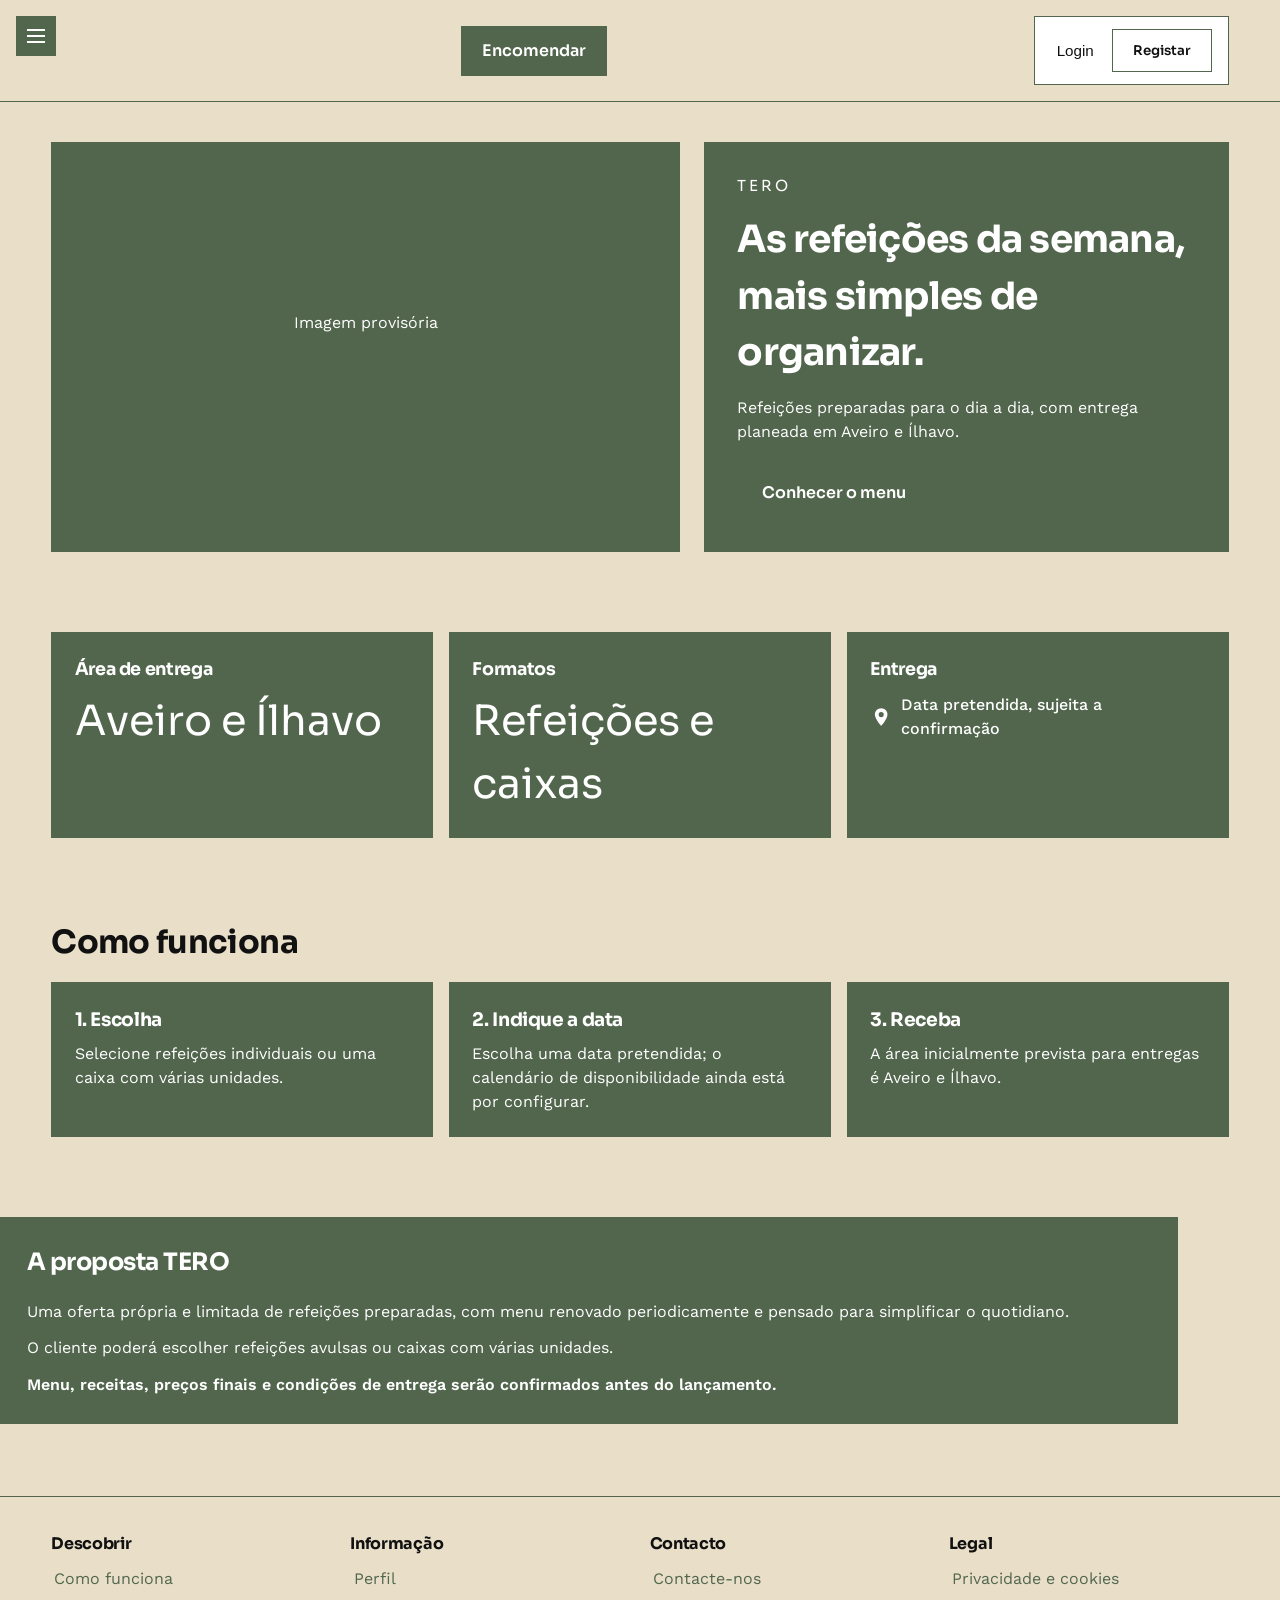
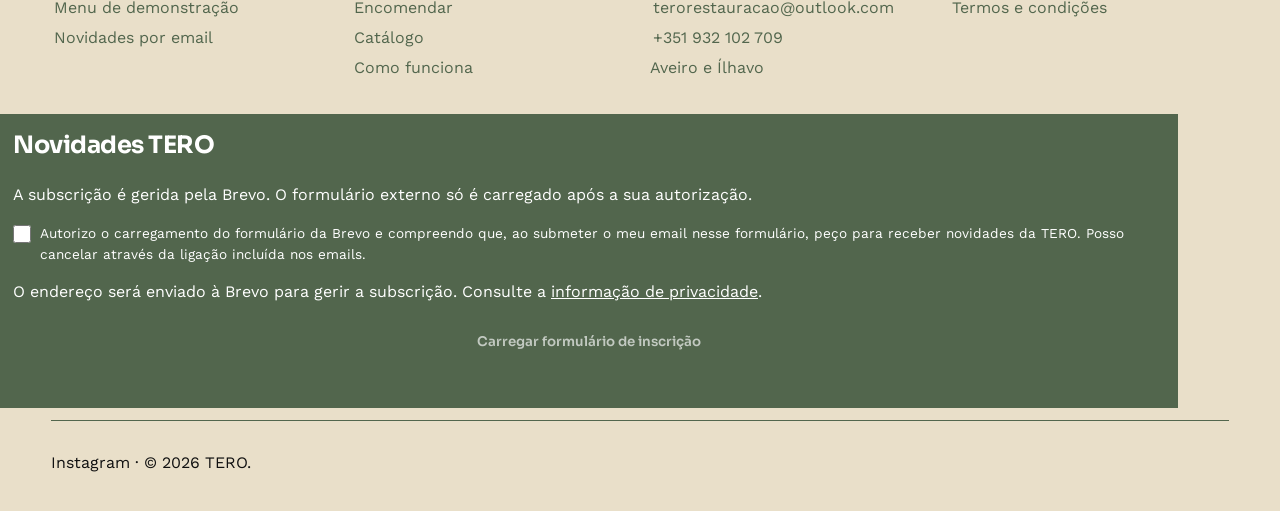
<file: index.html>
<!DOCTYPE html>
<html lang="pt-PT">
<head>
  <meta charset="UTF-8" />
  <meta name="viewport" content="width=device-width, initial-scale=1.0" />
  <title>Refeições preparadas em Aveiro e Ílhavo | TERO</title>
  <meta name="description" content="Conheça a proposta TERO: refeições preparadas, opções individuais e caixas para entrega planeada em Aveiro e Ílhavo." />
  <link rel="preconnect" href="https://fonts.googleapis.com" />
  <link rel="preconnect" href="https://fonts.gstatic.com" crossorigin />
  <link href="https://fonts.googleapis.com/css2?family=Sora:wght@400;500;600;700&family=Work+Sans:wght@400;500;600&display=swap" rel="stylesheet" />
  <link rel="stylesheet" href="css/styles.css" />
</head>
<body>
  <a class="skip-link" href="#conteudo">Saltar para o conteúdo</a>

  <header class="site-header" id="topo">
    <div class="container header-grid">
      <button class="menu-toggle" id="menuToggle" aria-expanded="false" aria-controls="mobileMenu" aria-label="Abrir menu">
        <span></span>
        <span></span>
        <span></span>
      </button>

      <div class="header-center">
        <a class="btn btn-primary" href="encomendar.html">Encomendar</a>
      </div>

      <div class="header-right" id="authControls" aria-live="polite">
        <button class="text-link" id="loginBtn" type="button">Login</button>
        <button class="btn btn-outline" id="registerBtn" type="button">Registar</button>
      </div>
    </div>

    <nav class="mobile-menu" id="mobileMenu" aria-label="Navegação móvel">
      <ul>
        <li><a href="perfil.html">Perfil</a></li>
        <li><a href="encomendar.html">Encomendar</a></li>
        <li><a href="catalogo.html">Catálogo</a></li>
        <li><a href="#contactos" data-target="contactos">Contacte-nos</a></li>
      </ul>
    </nav>
  </header>

  <main id="conteudo">
    <section class="hero section" id="encomendar">
      <div class="container hero-grid">
        <figure class="hero-media" aria-label="Imagem ilustrativa de refeições preparadas">
          <div class="media-placeholder" role="img" aria-label="Imagem provisória; fotografia dos pratos a definir">
            <span>Imagem provisória</span>
          </div>
        </figure>

        <div class="hero-content">
          <p class="logo-label">TERO</p>
          <h1>As refeições da semana, mais simples de organizar.</h1>
          <p>Refeições preparadas para o dia a dia, com entrega planeada em Aveiro e Ílhavo.</p>
          <a class="btn btn-primary btn-large" href="catalogo.html">Conhecer o menu</a>
        </div>
      </div>
    </section>

    <section class="section stats" id="catalogo">
      <div class="container stats-grid">
        <article class="info-card">
          <h2>Área de entrega</h2>
          <p class="big-number">Aveiro e Ílhavo</p>
        </article>

        <article class="info-card">
          <h2>Formatos</h2>
          <p class="big-number">Refeições e caixas</p>
        </article>

        <article class="info-card">
          <h2>Entrega</h2>
          <p class="location-row">
            <svg viewBox="0 0 24 24" role="img" aria-hidden="true" focusable="false">
              <path d="M12 2.5C8.27 2.5 5.25 5.52 5.25 9.25c0 4.87 6.75 12.25 6.75 12.25s6.75-7.38 6.75-12.25C18.75 5.52 15.73 2.5 12 2.5Zm0 9.5a2.75 2.75 0 1 1 0-5.5 2.75 2.75 0 0 1 0 5.5Z" />
            </svg>
            Data pretendida, sujeita a confirmação
          </p>
        </article>
      </div>
    </section>

    <section class="section how-it-works" id="como-funciona">
      <div class="container">
        <h2 class="section-title">Como funciona</h2>
        <div class="steps-grid">
          <article class="info-card">
            <h3>1. Escolha</h3>
            <p>Selecione refeições individuais ou uma caixa com várias unidades.</p>
          </article>
          <article class="info-card">
            <h3>2. Indique a data</h3>
            <p>Escolha uma data pretendida; o calendário de disponibilidade ainda está por configurar.</p>
          </article>
          <article class="info-card">
            <h3>3. Receba</h3>
            <p>A área inicialmente prevista para entregas é Aveiro e Ílhavo.</p>
          </article>
        </div>
      </div>
    </section>

    <section class="section about">
      <div class="container about-card">
        <h2>A proposta TERO</h2>
        <p>Uma oferta própria e limitada de refeições preparadas, com menu renovado periodicamente e pensado para simplificar o quotidiano.</p>
        <p class="promo-text">O cliente poderá escolher refeições avulsas ou caixas com várias unidades.</p>
        <p class="contact-phone">Menu, receitas, preços finais e condições de entrega serão confirmados antes do lançamento.</p>
      </div>
    </section>

  </main>

  <footer class="site-footer" id="contactos">
    <div class="container footer-grid">
      <section>
        <h3>Descobrir</h3>
        <ul>
          <li><a href="#como-funciona">Como funciona</a></li>
          <li><a href="catalogo.html">Menu de demonstração</a></li>
          <li><a href="#newsletter">Novidades por email</a></li>
        </ul>
      </section>

      <section>
        <h3>Informação</h3>
        <ul>
          <li><a href="perfil.html">Perfil</a></li>
          <li><a href="encomendar.html">Encomendar</a></li>
          <li><a href="catalogo.html">Catálogo</a></li>
          <li><a href="#como-funciona">Como funciona</a></li>
        </ul>
      </section>

      <section>
        <h3>Contacto</h3>
        <ul>
          <li><a href="#contactos" data-target="contactos">Contacte-nos</a></li>
          <li><a href="mailto:terorestauracao@outlook.com">terorestauracao@outlook.com</a></li>
          <li><a href="tel:+351932102709">+351 932 102 709</a></li>
          <li>Aveiro e Ílhavo</li>
        </ul>
      </section>

      <section>
        <h3>Legal</h3>
        <ul>
          <li><a href="privacidade.html">Privacidade e cookies</a></li>
          <li><a href="termos.html">Termos e condições</a></li>
        </ul>
      </section>
    </div>

    <section class="section newsletter" id="newsletter">
      <div class="container newsletter-card">
        <h2>Novidades TERO</h2>
        <p>A subscrição é gerida pela Brevo. O formulário externo só é carregado após a sua autorização.</p>
        <label class="newsletter-consent" for="newsletterConsent">
          <input id="newsletterConsent" type="checkbox" aria-controls="newsletterEmbed" aria-describedby="newsletterPrivacyNotice newsletterFeedback" />
          <span>Autorizo o carregamento do formulário da Brevo e compreendo que, ao submeter o meu email nesse formulário, peço para receber novidades da TERO. Posso cancelar através da ligação incluída nos emails.</span>
        </label>
        <p id="newsletterPrivacyNotice" class="newsletter-privacy">O endereço será enviado à Brevo para gerir a subscrição. Consulte a <a href="privacidade.html#newsletter">informação de privacidade</a>.</p>
        <div class="newsletter-actions">
          <button type="button" class="btn btn-primary" id="loadNewsletterForm" disabled>Carregar formulário de inscrição</button>
        </div>
        <p id="newsletterFeedback" class="form-feedback" role="status" aria-live="polite"></p>
        <div id="newsletterEmbed" class="newsletter-embed" hidden>
          <iframe
            id="newsletterFrame"
            title="Formulário de inscrição TERO alojado pela Brevo"
            width="540"
            height="305"
            data-src="https://d743b961.sibforms.com/v2/serve/[base64]"
            loading="lazy"
          ></iframe>
        </div>
        <noscript>Ative JavaScript para autorizar e carregar o formulário da Brevo.</noscript>
      </div>
    </section>

    <div class="container footer-bottom">
      <p><a href="https://www.instagram.com/tero.refeicoes" target="_blank" rel="noopener noreferrer">Instagram</a> · © <span id="year"></span> TERO.</p>
    </div>
  </footer>

  <div class="modal" id="authModal" aria-hidden="true" role="dialog" aria-modal="true" aria-labelledby="authTitle">
    <div class="modal-backdrop" data-close="true"></div>
    <div class="modal-panel">
      <button class="modal-close" id="closeModal" aria-label="Fechar janela" type="button">×</button>
      <h2 id="authTitle">Entrar na TERO</h2>
      <p class="modal-note">Autenticação demonstrativa: não é criada uma conta real nem são enviados dados para um servidor.</p>

      <div class="auth-switch" role="tablist" aria-label="Escolha de autenticação">
        <button id="loginTab" type="button" class="tab-btn active" role="tab" aria-selected="true">Login</button>
        <button id="registerTab" type="button" class="tab-btn" role="tab" aria-selected="false">Registo</button>
      </div>

      <form id="loginForm" class="auth-form" autocomplete="on">
        <label for="loginEmail">Email</label>
        <input id="loginEmail" type="email" required autocomplete="email" />
        <label for="loginPassword">Palavra-passe</label>
        <input id="loginPassword" type="password" required autocomplete="current-password" />
        <button type="submit" class="btn btn-primary">Entrar</button>
      </form>

      <form id="registerForm" class="auth-form hidden" autocomplete="on">
        <label for="registerName">Nome</label>
        <input id="registerName" type="text" required autocomplete="name" />
        <label for="registerEmail">Email</label>
        <input id="registerEmail" type="email" required autocomplete="email" />
        <label for="registerPassword">Palavra-passe</label>
        <input id="registerPassword" type="password" required autocomplete="new-password" />
        <button type="submit" class="btn btn-primary">Criar conta</button>
      </form>

      <p id="authFeedback" class="form-feedback" role="status" aria-live="polite"></p>
    </div>
  </div>

  <script src="js/script.js"></script>
</body>
</html>
</file>
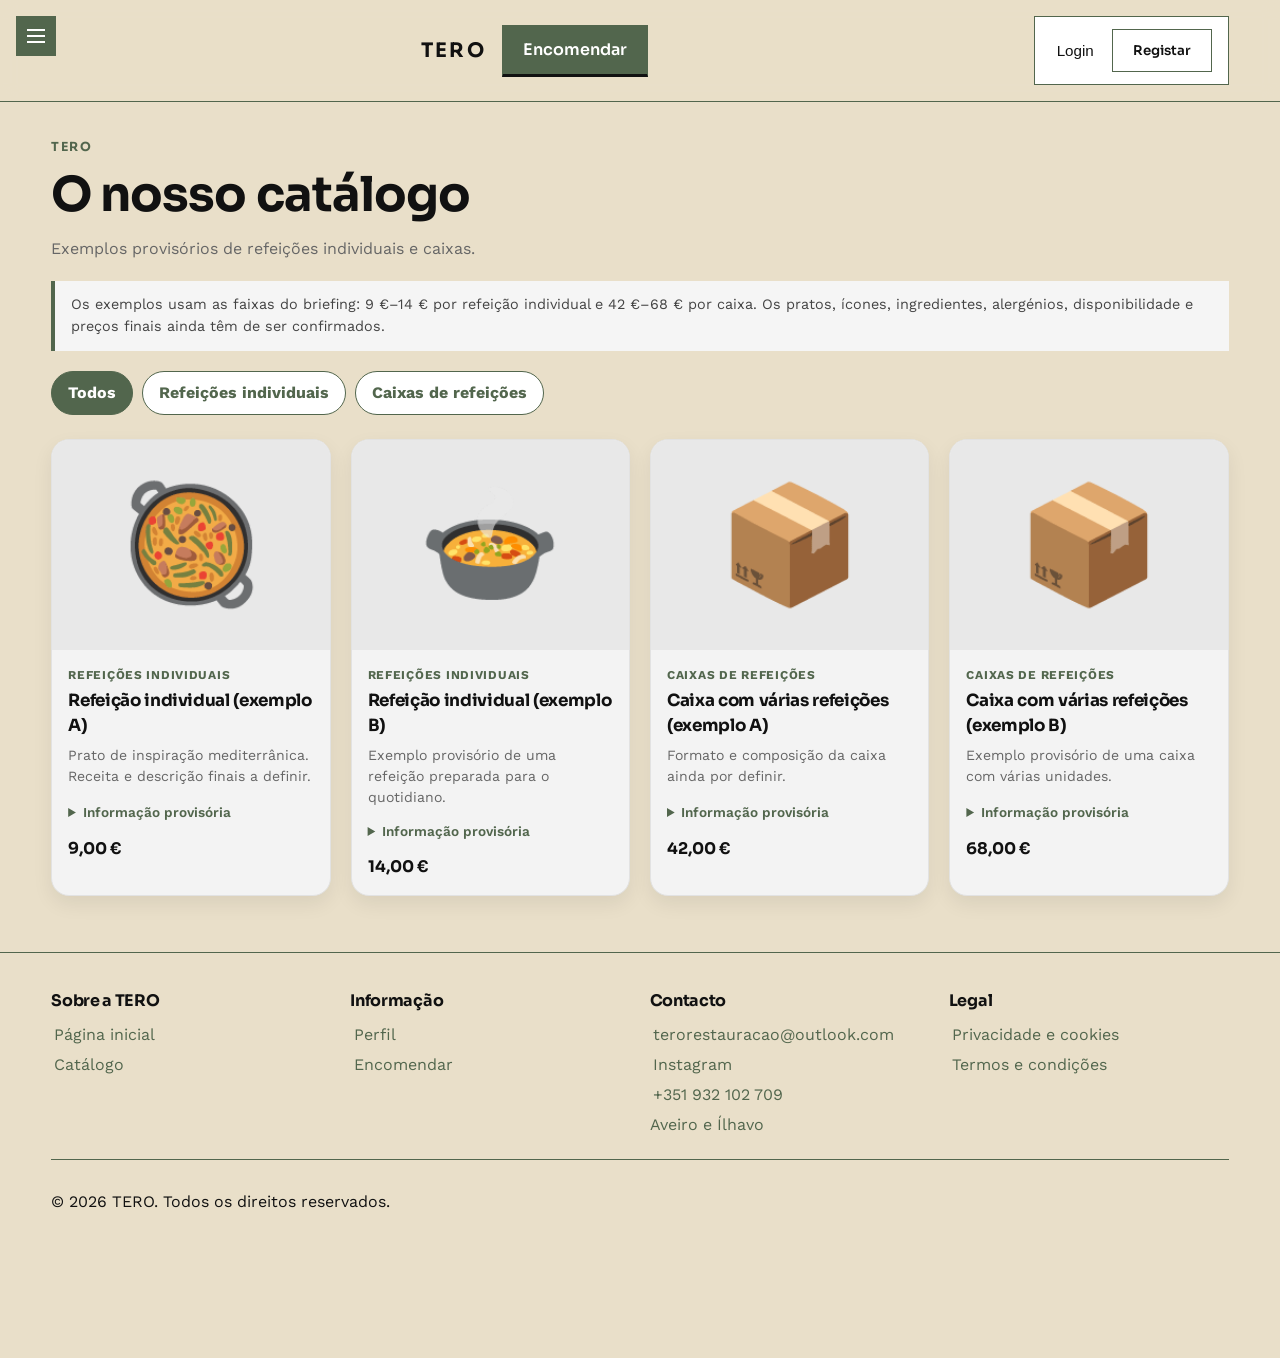
<file: catalogo.html>
<!DOCTYPE html>
<html lang="pt-PT">
<head>
  <meta charset="UTF-8" />
  <meta name="viewport" content="width=device-width, initial-scale=1.0" />
  <title>Catálogo | TERO</title>
  <meta name="description" content="Consulte exemplos provisórios de refeições preparadas e caixas TERO para entrega em Aveiro e Ílhavo." />
  <link rel="preconnect" href="https://fonts.googleapis.com" />
  <link rel="preconnect" href="https://fonts.gstatic.com" crossorigin />
  <link href="https://fonts.googleapis.com/css2?family=Sora:wght@400;500;600;700&family=Work+Sans:wght@400;500;600&display=swap" rel="stylesheet" />
  <link rel="stylesheet" href="css/styles.css" />
</head>
<body class="catalogue-page">
  <a class="skip-link" href="#catalogoConteudo">Saltar para o catálogo</a>

  <header class="site-header" id="topo">
    <div class="container header-grid">
      <button class="menu-toggle" id="menuToggle" aria-expanded="false" aria-controls="mobileMenu" aria-label="Abrir menu">
        <span></span>
        <span></span>
        <span></span>
      </button>

      <div class="header-center catalogue-brand">
        <a class="brand-link" href="index.html" aria-label="TERO - Página inicial">TERO</a>
        <a class="btn btn-primary" href="encomendar.html">Encomendar</a>
      </div>

      <div class="header-right" id="authControls" aria-live="polite">
        <button class="text-link" id="loginBtn" type="button">Login</button>
        <button class="btn btn-outline" id="registerBtn" type="button">Registar</button>
      </div>
    </div>

    <nav class="mobile-menu" id="mobileMenu" aria-label="Navegação móvel">
      <ul>
        <li><a href="perfil.html">Perfil</a></li>
        <li><a href="encomendar.html">Encomendar</a></li>
        <li><a class="active" href="catalogo.html" aria-current="page">Catálogo</a></li>
        <li><a href="#contactos">Contacte-nos</a></li>
      </ul>
    </nav>
  </header>

  <main id="catalogoConteudo" class="catalogue-main">
    <div class="container">
      <div class="catalogue-heading">
        <div>
          <p class="catalogue-kicker">TERO</p>
          <h1>O nosso catálogo</h1>
          <p class="catalogue-subtitle">Exemplos provisórios de refeições individuais e caixas.</p>
        </div>
      </div>
      <p class="provisional-note">Os exemplos usam as faixas do briefing: 9 €–14 € por refeição individual e 42 €–68 € por caixa. Os pratos, ícones, ingredientes, alergénios, disponibilidade e preços finais ainda têm de ser confirmados.</p>

      <nav class="category-navigation" id="categoryNavigation" aria-label="Categorias do catálogo">
        <button type="button" class="category-button active" data-category="Todos" aria-pressed="true">Todos</button>
        <button type="button" class="category-button" data-category="Refeições individuais" aria-pressed="false">Refeições individuais</button>
        <button type="button" class="category-button" data-category="Caixas de refeições" aria-pressed="false">Caixas de refeições</button>
      </nav>

      <section class="catalogue-grid" id="catalogueGrid" aria-live="polite" aria-label="Produtos disponíveis"></section>
    </div>
  </main>

  <footer class="site-footer catalogue-footer" id="contactos">
    <div class="container footer-grid">
      <section>
        <h3>Sobre a TERO</h3>
        <ul>
          <li><a href="index.html">Página inicial</a></li>
          <li><a href="catalogo.html">Catálogo</a></li>
        </ul>
      </section>
      <section>
        <h3>Informação</h3>
        <ul>
          <li><a href="perfil.html">Perfil</a></li>
          <li><a href="encomendar.html">Encomendar</a></li>
        </ul>
      </section>
      <section>
        <h3>Contacto</h3>
        <ul>
          <li><a href="mailto:terorestauracao@outlook.com">terorestauracao@outlook.com</a></li>
          <li><a href="https://www.instagram.com/tero.refeicoes" target="_blank" rel="noopener noreferrer">Instagram</a></li>
          <li><a href="tel:+351932102709">+351 932 102 709</a></li>
          <li>Aveiro e Ílhavo</li>
        </ul>
      </section>
      <section>
        <h3>Legal</h3>
        <ul>
          <li><a href="privacidade.html">Privacidade e cookies</a></li>
          <li><a href="termos.html">Termos e condições</a></li>
        </ul>
      </section>
    </div>
    <div class="container footer-bottom">
      <p>© <span id="year"></span> TERO. Todos os direitos reservados.</p>
    </div>
  </footer>

  <div class="modal" id="authModal" aria-hidden="true" role="dialog" aria-modal="true" aria-labelledby="authTitle">
    <div class="modal-backdrop" data-close="true"></div>
    <div class="modal-panel">
      <button class="modal-close" id="closeModal" aria-label="Fechar janela" type="button">×</button>
      <h2 id="authTitle">Entrar na TERO</h2>
      <p class="modal-note">Autenticação demonstrativa: não é criada uma conta real nem são enviados dados para um servidor.</p>
      <div class="auth-switch" role="tablist" aria-label="Escolha de autenticação">
        <button id="loginTab" type="button" class="tab-btn active" role="tab" aria-selected="true">Login</button>
        <button id="registerTab" type="button" class="tab-btn" role="tab" aria-selected="false">Registo</button>
      </div>
      <form id="loginForm" class="auth-form" autocomplete="on">
        <label for="loginEmail">Email</label>
        <input id="loginEmail" type="email" required autocomplete="email" />
        <label for="loginPassword">Palavra-passe</label>
        <input id="loginPassword" type="password" required autocomplete="current-password" />
        <button type="submit" class="btn btn-primary">Entrar</button>
      </form>
      <form id="registerForm" class="auth-form hidden" autocomplete="on">
        <label for="registerName">Nome</label>
        <input id="registerName" type="text" required autocomplete="name" />
        <label for="registerEmail">Email</label>
        <input id="registerEmail" type="email" required autocomplete="email" />
        <label for="registerPassword">Palavra-passe</label>
        <input id="registerPassword" type="password" required autocomplete="new-password" />
        <button type="submit" class="btn btn-primary">Criar conta</button>
      </form>
      <p id="authFeedback" class="form-feedback" role="status" aria-live="polite"></p>
    </div>
  </div>

  <div class="toast" id="toast" role="status" aria-live="polite"></div>

  <script src="js/script.js"></script>
  <script src="js/products.js"></script>
  <script src="js/catalogo.js"></script>
</body>
</html>
</file>
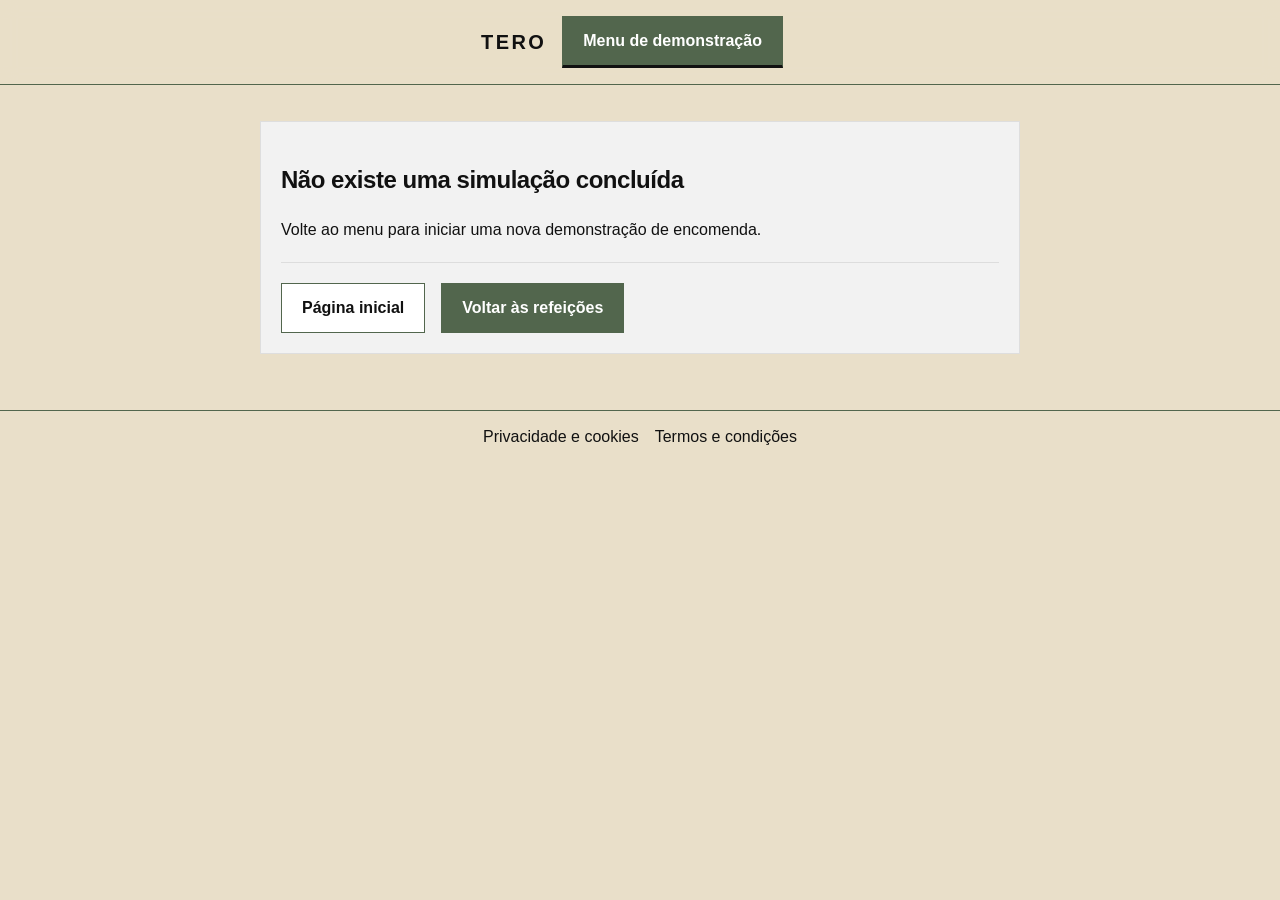
<file: confirmacao.html>
<!DOCTYPE html>
<html lang="pt-PT">
<head>
  <meta charset="UTF-8" />
  <meta name="viewport" content="width=device-width, initial-scale=1.0" />
  <title>Simulação concluída | TERO</title>
  <meta name="description" content="Estado da simulação de encomenda TERO." />
  <meta name="robots" content="noindex, follow" />
  <link rel="stylesheet" href="css/styles.css" />
</head>
<body class="checkout-page">
  <a class="skip-link" href="#confirmationContent">Saltar para o resultado</a>

  <header class="site-header">
    <div class="container header-grid">
      <div class="header-center catalogue-brand">
        <a class="brand-link" href="index.html" aria-label="TERO - Página inicial">TERO</a>
        <a class="btn btn-primary" href="catalogo.html">Menu de demonstração</a>
      </div>
    </div>
  </header>

  <main id="confirmationContent" class="checkout-main">
    <div class="container checkout-container">
      <section class="checkout-card confirmation-card" aria-live="polite">
        <h1 id="confirmationTitle">A verificar o estado da simulação</h1>
        <p id="confirmationMessage">Aguarde um momento.</p>
        <div class="checkout-actions">
          <a class="btn btn-outline" href="index.html">Página inicial</a>
          <a class="btn btn-primary" href="encomendar.html">Voltar às refeições</a>
        </div>
      </section>
    </div>
  </main>

  <footer class="site-footer checkout-footer">
    <div class="container footer-bottom">
      <nav aria-label="Informação legal">
        <a href="privacidade.html">Privacidade e cookies</a>
        <a href="termos.html">Termos e condições</a>
      </nav>
    </div>
  </footer>

  <script src="js/confirmacao.js"></script>
</body>
</html>
</file>
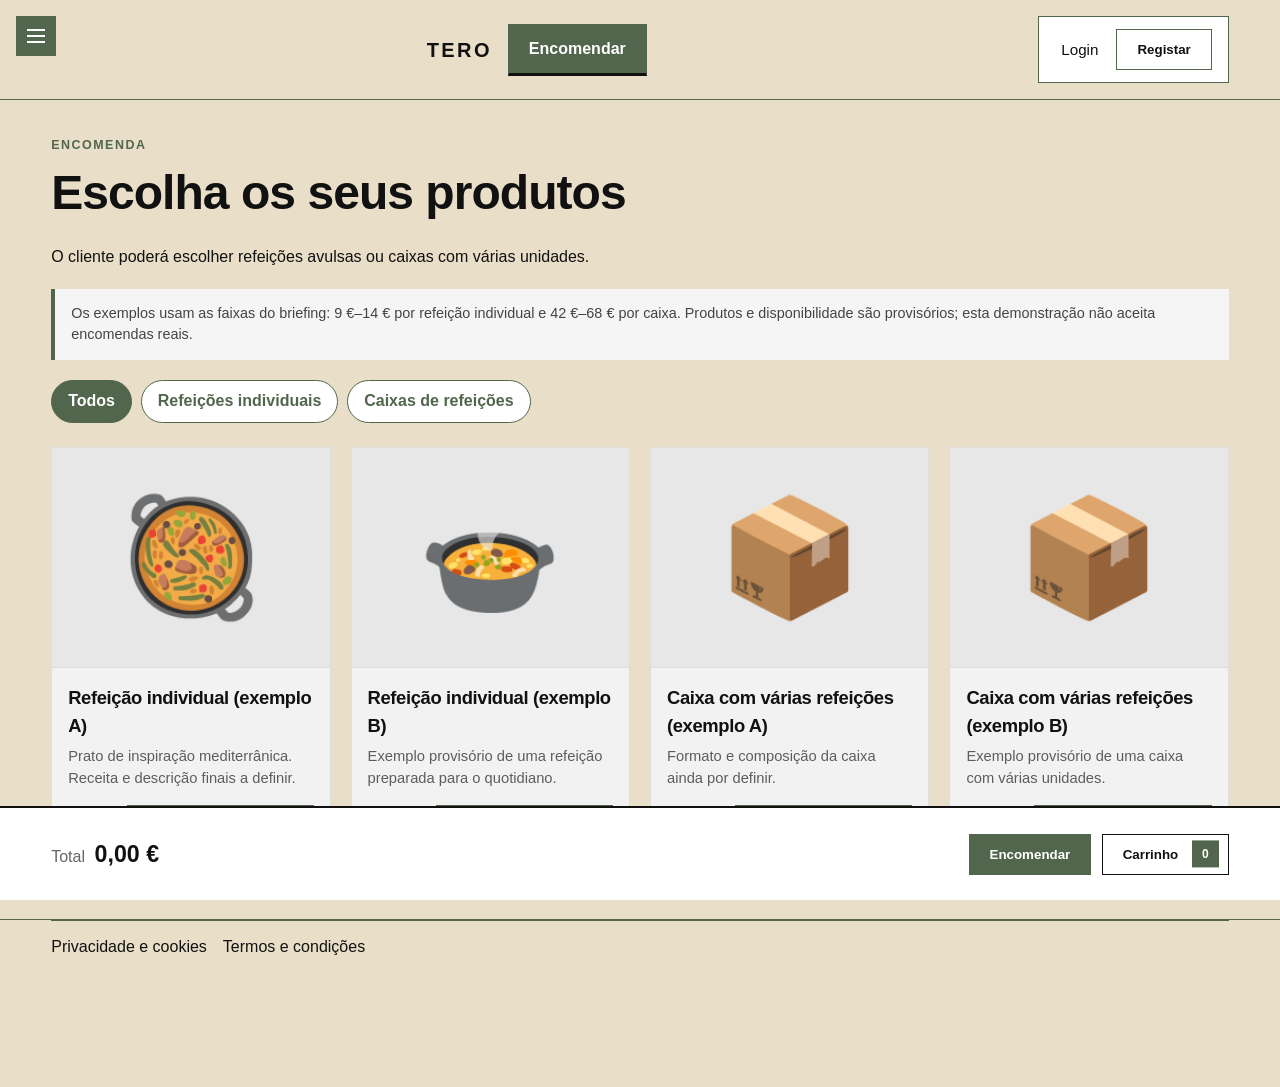
<file: encomendar.html>
<!DOCTYPE html>
<html lang="pt-PT">
<head>
  <meta charset="UTF-8" />
  <meta name="viewport" content="width=device-width, initial-scale=1.0" />
  <title>Encomendar | TERO</title>
  <meta name="description" content="Escolha refeições individuais ou caixas de refeições TERO. Exemplo de encomenda para Aveiro e Ílhavo." />
  <meta name="robots" content="noindex, follow" />
  <link rel="stylesheet" href="css/styles.css" />
</head>
<body class="catalogue-page">
  <a class="skip-link" href="#encomendaConteudo">Saltar para a encomenda</a>
  <header class="site-header" id="topo">
    <div class="container header-grid">
      <button class="menu-toggle" id="menuToggle" aria-expanded="false" aria-controls="mobileMenu" aria-label="Abrir menu">
        <span></span><span></span><span></span>
      </button>
      <div class="header-center catalogue-brand">
        <a class="brand-link" href="index.html" aria-label="TERO - Página inicial">TERO</a>
        <a class="btn btn-primary" href="encomendar.html">Encomendar</a>
      </div>
      <div class="header-right" id="authControls" aria-live="polite"></div>
    </div>
    <nav class="mobile-menu" id="mobileMenu" aria-label="Navegação móvel">
      <ul>
        <li><a href="perfil.html">Perfil</a></li>
        <li><a class="active" href="encomendar.html" aria-current="page">Encomendar</a></li>
        <li><a href="catalogo.html">Catálogo</a></li>
        <li><a href="index.html#contactos">Contacte-nos</a></li>
      </ul>
    </nav>
  </header>

  <main id="encomendaConteudo" class="catalogue-main">
    <div class="container">
      <div class="catalogue-heading">
        <div>
          <p class="catalogue-kicker">Encomenda</p>
          <h1>Escolha os seus produtos</h1>
          <p>O cliente poderá escolher refeições avulsas ou caixas com várias unidades.</p>
        </div>
      </div>
      <p class="provisional-note">Os exemplos usam as faixas do briefing: 9 €–14 € por refeição individual e 42 €–68 € por caixa. Produtos e disponibilidade são provisórios; esta demonstração não aceita encomendas reais.</p>
      <nav class="category-navigation" id="categoryNavigation" aria-label="Filtrar produtos">
        <button type="button" class="category-button active" data-category="Todos" aria-pressed="true">Todos</button>
        <button type="button" class="category-button" data-category="Refeições individuais" aria-pressed="false">Refeições individuais</button>
        <button type="button" class="category-button" data-category="Caixas de refeições" aria-pressed="false">Caixas de refeições</button>
      </nav>
      <section class="catalogue-grid" id="catalogueGrid" aria-label="Produtos disponíveis"></section>
    </div>
  </main>

  <aside class="cart-drawer" id="cartDrawer" aria-hidden="true" aria-label="Resumo da encomenda">
    <div class="cart-drawer-header"><h2>Carrinho</h2><button type="button" id="closeCart" aria-label="Fechar carrinho">×</button></div>
    <div id="cartItems" class="cart-items"></div>
    <div class="cart-drawer-footer"><strong>Total: <span id="cartDrawerTotal">0,00 €</span></strong><button type="button" class="btn btn-primary" id="drawerCheckout">Encomendar</button></div>
  </aside>
  <div class="cart-backdrop" id="cartBackdrop" hidden></div>

  <section class="ordering-bar" aria-label="Resumo da encomenda">
    <div class="container ordering-bar-grid">
      <div class="order-total"><span>Total</span><strong id="orderTotal">0,00 €</strong></div>
      <div class="ordering-actions">
        <button type="button" class="btn btn-primary" id="checkoutButton">Encomendar</button>
        <button type="button" class="btn cart-button" id="openCart">Carrinho <span class="cart-badge" id="cartBadge">0</span></button>
      </div>
    </div>
  </section>

  <footer class="site-footer catalogue-footer">
    <div class="container footer-bottom">
      <nav aria-label="Informação legal">
        <a href="privacidade.html">Privacidade e cookies</a>
        <a href="termos.html">Termos e condições</a>
      </nav>
    </div>
  </footer>

  <div class="modal" id="authModal" aria-hidden="true" role="dialog" aria-modal="true" aria-labelledby="authTitle">
    <div class="modal-backdrop" data-close="true"></div>
    <div class="modal-panel">
      <button class="modal-close" id="closeModal" aria-label="Fechar janela" type="button">×</button>
      <h2 id="authTitle">Entrar na TERO</h2>
      <p class="modal-note">Autenticação demonstrativa: não é criada uma conta real nem são enviados dados para um servidor.</p>
      <div class="auth-switch" role="tablist" aria-label="Escolha de autenticação">
        <button id="loginTab" type="button" class="tab-btn active" role="tab" aria-selected="true">Login</button>
        <button id="registerTab" type="button" class="tab-btn" role="tab" aria-selected="false">Registo</button>
      </div>
      <form id="loginForm" class="auth-form" autocomplete="on">
        <label for="loginEmail">Email</label><input id="loginEmail" type="email" required autocomplete="email">
        <label for="loginPassword">Palavra-passe</label><input id="loginPassword" type="password" required autocomplete="current-password">
        <button type="submit" class="btn btn-primary">Entrar</button>
      </form>
      <form id="registerForm" class="auth-form hidden" autocomplete="on">
        <label for="registerName">Nome</label><input id="registerName" type="text" required autocomplete="name">
        <label for="registerEmail">Email</label><input id="registerEmail" type="email" required autocomplete="email">
        <label for="registerPassword">Palavra-passe</label><input id="registerPassword" type="password" required autocomplete="new-password">
        <button type="submit" class="btn btn-primary">Criar conta</button>
      </form>
      <p id="authFeedback" class="form-feedback" role="status"></p>
    </div>
  </div>
  <div class="toast" id="toast" role="status" aria-live="polite"></div>

  <script src="js/script.js"></script>
  <script src="js/products.js"></script>
  <script src="js/encomendar.js"></script>
</body>
</html>
</file>
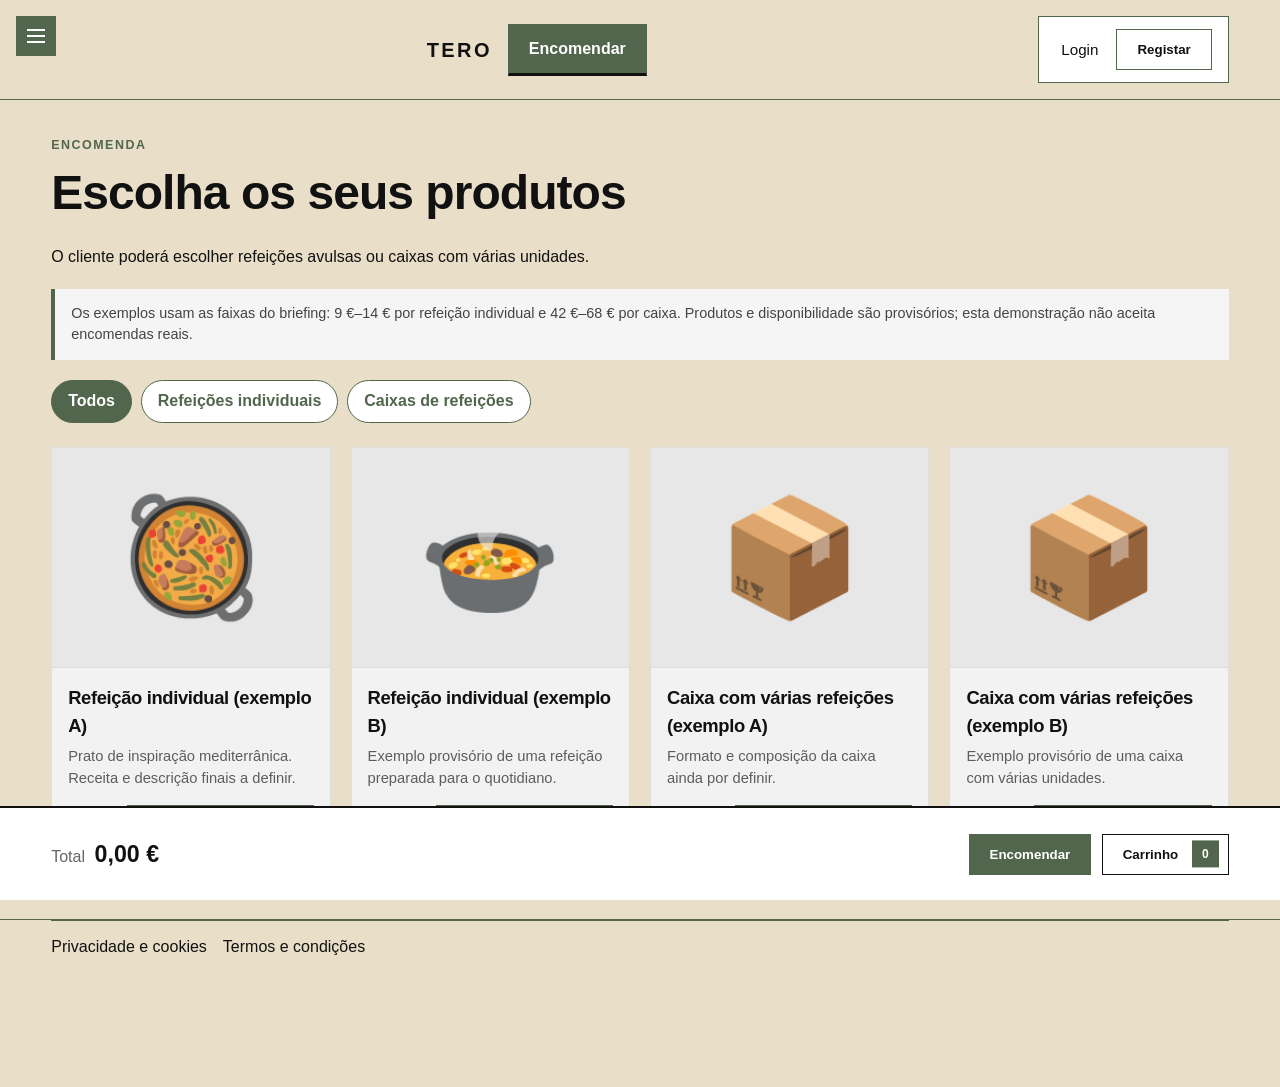
<file: localizacao.html>
<!DOCTYPE html>
<html lang="pt-PT">
<head>
  <meta charset="UTF-8" />
  <meta name="viewport" content="width=device-width, initial-scale=1.0" />
  <title>Localização de entrega | TERO</title>
  <meta name="description" content="Indique a data e a localização pretendidas no checkout demonstrativo TERO." />
  <meta name="robots" content="noindex, follow" />
  <link rel="preconnect" href="https://fonts.googleapis.com" />
  <link rel="preconnect" href="https://fonts.gstatic.com" crossorigin />
  <link href="https://fonts.googleapis.com/css2?family=Sora:wght@400;500;600;700&family=Work+Sans:wght@400;500;600&display=swap" rel="stylesheet" />
  <link rel="stylesheet" href="css/styles.css" />
</head>
<body class="checkout-page">
  <a class="skip-link" href="#checkoutContent">Saltar para o formulário</a>

  <header class="site-header" id="topo">
    <div class="container header-grid">
      <button class="menu-toggle" id="menuToggle" aria-expanded="false" aria-controls="mobileMenu" aria-label="Abrir menu">
        <span></span><span></span><span></span>
      </button>

      <div class="header-center catalogue-brand">
        <a class="brand-link" href="index.html" aria-label="TERO - Página inicial">TERO</a>
        <a class="btn btn-primary" href="encomendar.html">Encomendar</a>
      </div>

      <div class="header-right" id="authControls" aria-live="polite">
        <button class="text-link" id="loginBtn" type="button">Login</button>
        <button class="btn btn-outline" id="registerBtn" type="button">Registar</button>
      </div>
    </div>

    <nav class="mobile-menu" id="mobileMenu" aria-label="Navegação móvel">
      <ul>
        <li><a href="perfil.html">Perfil</a></li>
        <li><a href="encomendar.html">Encomendar</a></li>
        <li><a href="catalogo.html">Catálogo</a></li>
        <li><a href="index.html#contactos">Contacte-nos</a></li>
      </ul>
    </nav>
  </header>

  <main id="checkoutContent" class="checkout-main">
    <div class="container checkout-container">
      <ol class="order-progress" aria-label="Progresso da encomenda">
        <li class="completed" data-checkout-step="0">
          <span>1</span>
          <strong>Carrinho</strong>
        </li>
        <li class="active" data-checkout-step="1" aria-current="step">
          <span>2</span>
          <strong>Localização</strong>
        </li>
        <li data-checkout-step="2">
          <span>3</span>
          <strong>Pagamento</strong>
        </li>
        <li data-checkout-step="3">
          <span>4</span>
          <strong>Detalhes da encomenda</strong>
        </li>
      </ol>

      <div class="checkout-heading">
        <h1>Localização de entrega</h1>
        <p>Indique onde pretende receber a sua encomenda.</p>
      </div>

      <form id="deliveryForm" novalidate>
        <div class="delivery-layout">
          <div class="delivery-fields">
            <section class="checkout-card" aria-labelledby="personalDataTitle">
              <h2 id="personalDataTitle">Dados pessoais</h2>
              <div class="form-grid two-columns">
                <label>
                  Nome completo
                  <input id="fullName" name="fullName" type="text" autocomplete="name" required />
                </label>
                <label>
                  Número de telemóvel
                  <input id="phone" name="phone" type="tel" autocomplete="tel" required />
                </label>
                <label class="full-width">
                  Email
                  <input id="email" name="email" type="email" autocomplete="email" required />
                </label>
              </div>
            </section>

            <section class="checkout-card" aria-labelledby="deliveryDateTitle">
              <h2 id="deliveryDateTitle">Data pretendida de entrega</h2>
              <p class="form-hint" id="deliveryDateNote">O calendário real de disponibilidade ainda não está configurado. A data escolhida é apenas uma preferência demonstrativa e terá de ser confirmada.</p>
              <div class="form-grid">
                <label class="full-width">
                  Data
                  <input id="deliveryDate" name="deliveryDate" type="date" required aria-describedby="deliveryDateNote" />
                </label>
              </div>
            </section>

            <section class="checkout-card" aria-labelledby="addressDataTitle">
              <h2 id="addressDataTitle">Morada de entrega</h2>
              <div class="form-grid">
                <label class="full-width">
                  Rua / Avenida
                  <input id="street" name="street" type="text" autocomplete="street-address" required />
                </label>
                <label>
                  Número da porta
                  <input id="doorNumber" name="doorNumber" type="text" autocomplete="off" required />
                </label>
                <label>
                  Andar / Apartamento <span>(opcional)</span>
                  <input id="apartment" name="apartment" type="text" autocomplete="address-line2" />
                </label>
                <label>
                  Código postal
                  <input id="postalCode" name="postalCode" type="text" autocomplete="postal-code" pattern="[0-9]{4}-[0-9]{3}" placeholder="0000-000" required />
                </label>
                <label>
                  Localidade
                  <input id="city" name="city" type="text" autocomplete="address-level2" required />
                </label>
                <label>
                  Distrito
                  <select id="district" name="district" required>
                    <option value="">Selecione</option>
                    <option value="Aveiro">Aveiro</option>
                    <option value="Ílhavo">Ílhavo</option>
                  </select>
                </label>
                <label class="full-width">
                  Observações
                  <textarea id="notes" name="notes" rows="4" placeholder="Indicações adicionais para encontrar a morada, código de acesso, campainha, etc."></textarea>
                </label>
              </div>

              <label class="save-address">
                <input id="saveAddress" type="checkbox" />
                Guardar esta morada no meu perfil
              </label>

              <p class="form-error" id="deliveryError" role="alert"></p>
            </section>
          </div>

          <aside class="delivery-sidebar">
            <section class="checkout-card delivery-area">
              <h2>Área de entrega</h2>
              <p>As entregas TERO estão disponíveis em Aveiro e Ílhavo.</p>
              <div class="map-placeholder" role="img" aria-label="Mapa ilustrativo da área de entrega">
                <span>Aveiro</span>
                <span>Ílhavo</span>
              </div>
            </section>
          </aside>
        </div>

        <div class="checkout-actions">
          <a class="btn btn-outline" href="encomendar.html">Voltar ao carrinho</a>
          <button type="submit" class="btn btn-primary">Continuar para pagamento</button>
        </div>
      </form>
    </div>
  </main>

  <footer class="site-footer checkout-footer">
    <div class="container footer-grid">
      <section>
        <h3>Sobre a TERO</h3>
        <ul>
          <li><a href="index.html">Página inicial</a></li>
          <li><a href="catalogo.html">Catálogo</a></li>
        </ul>
      </section>
      <section>
        <h3>Informação</h3>
        <ul>
          <li><a href="perfil.html">Perfil</a></li>
          <li><a href="encomendar.html">Encomendar</a></li>
        </ul>
      </section>
      <section>
        <h3>Contacto</h3>
        <ul>
          <li><a href="index.html#contactos">Contacte-nos</a></li>
          <li><a href="mailto:terorestauracao@outlook.com">terorestauracao@outlook.com</a></li>
          <li><a href="https://www.instagram.com/tero.refeicoes" target="_blank" rel="noopener noreferrer">Instagram</a></li>
          <li><a href="tel:+351932102709">+351 932 102 709</a></li>
          <li>Aveiro e Ílhavo</li>
        </ul>
      </section>
      <section>
        <h3>Legal</h3>
        <ul>
          <li><a href="privacidade.html">Privacidade e cookies</a></li>
          <li><a href="termos.html">Termos e condições</a></li>
        </ul>
      </section>
    </div>
    <div class="container footer-bottom">
      <p>© <span id="year"></span> TERO. Todos os direitos reservados.</p>
    </div>
  </footer>

  <div class="modal" id="authModal" aria-hidden="true" role="dialog" aria-modal="true" aria-labelledby="authTitle">
    <div class="modal-backdrop" data-close="true"></div>
    <div class="modal-panel">
      <button class="modal-close" id="closeModal" aria-label="Fechar janela" type="button">×</button>
      <h2 id="authTitle">Entrar na TERO</h2>
      <p class="modal-note">Autenticação demonstrativa: não é criada uma conta real nem são enviados dados para um servidor.</p>
      <div class="auth-switch" role="tablist" aria-label="Escolha de autenticação">
        <button id="loginTab" type="button" class="tab-btn active" role="tab" aria-selected="true">Login</button>
        <button id="registerTab" type="button" class="tab-btn" role="tab" aria-selected="false">Registo</button>
      </div>
      <form id="loginForm" class="auth-form" autocomplete="on">
        <label for="loginEmail">Email</label>
        <input id="loginEmail" type="email" required autocomplete="email" />
        <label for="loginPassword">Palavra-passe</label>
        <input id="loginPassword" type="password" required autocomplete="current-password" />
        <button type="submit" class="btn btn-primary">Entrar</button>
      </form>
      <form id="registerForm" class="auth-form hidden" autocomplete="on">
        <label for="registerName">Nome</label>
        <input id="registerName" type="text" required autocomplete="name" />
        <label for="registerEmail">Email</label>
        <input id="registerEmail" type="email" required autocomplete="email" />
        <label for="registerPassword">Palavra-passe</label>
        <input id="registerPassword" type="password" required autocomplete="new-password" />
        <button type="submit" class="btn btn-primary">Criar conta</button>
      </form>
      <p id="authFeedback" class="form-feedback" role="status" aria-live="polite"></p>
    </div>
  </div>

  <script src="js/script.js"></script>
  <script src="js/products.js"></script>
  <script src="js/localizacao.js"></script>
</body>
</html>
</file>
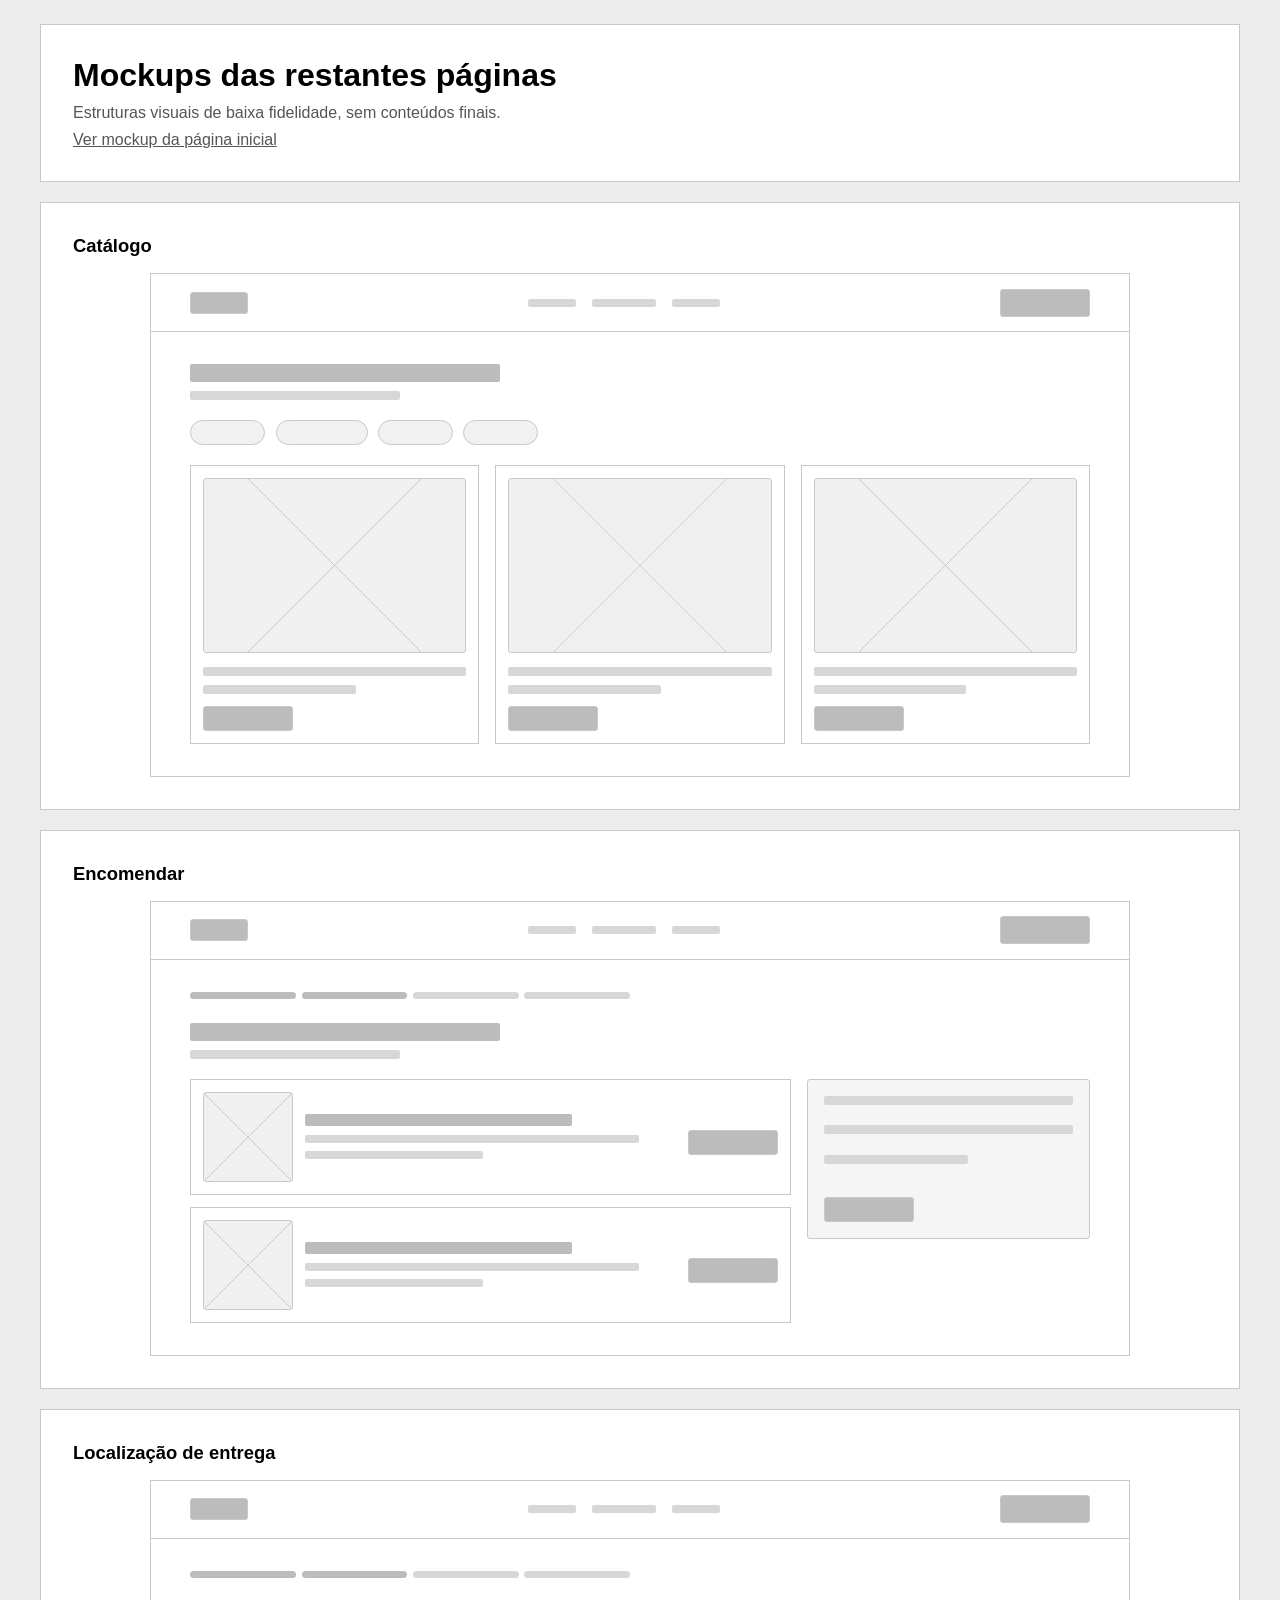
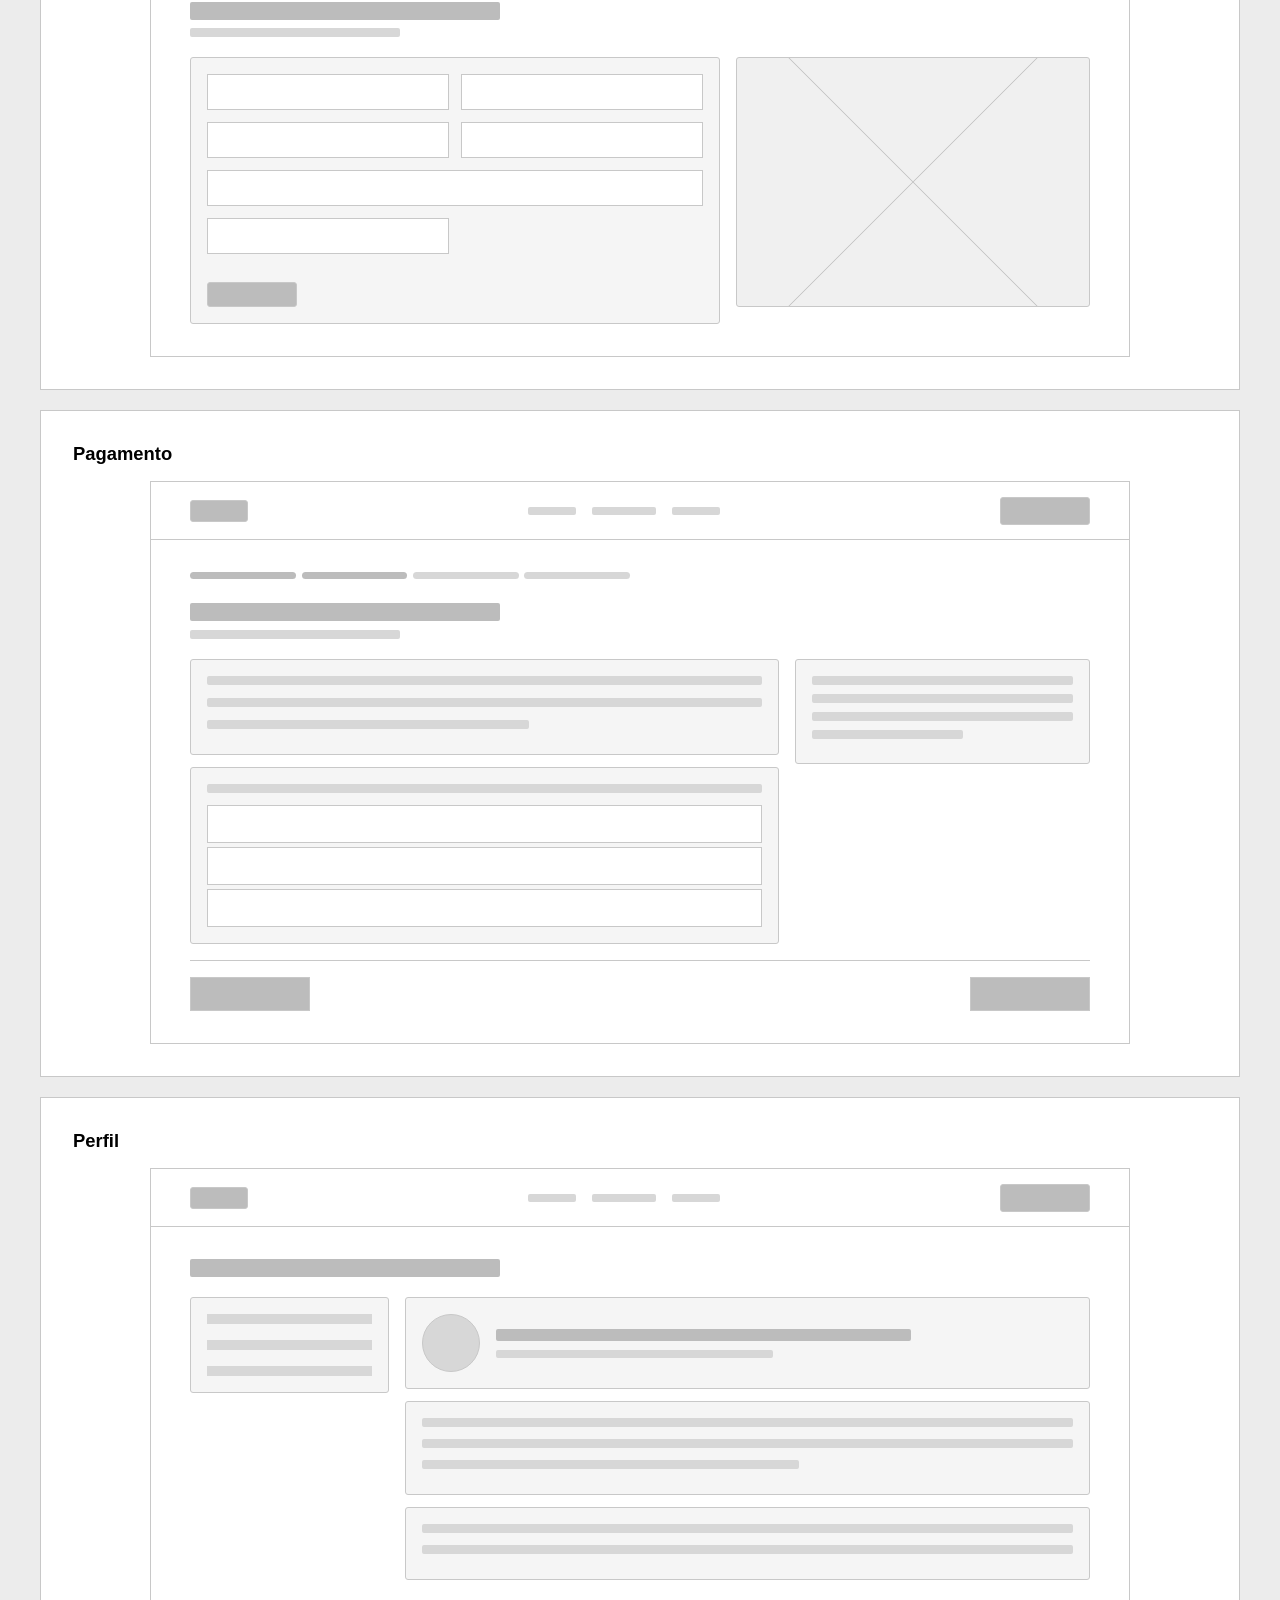
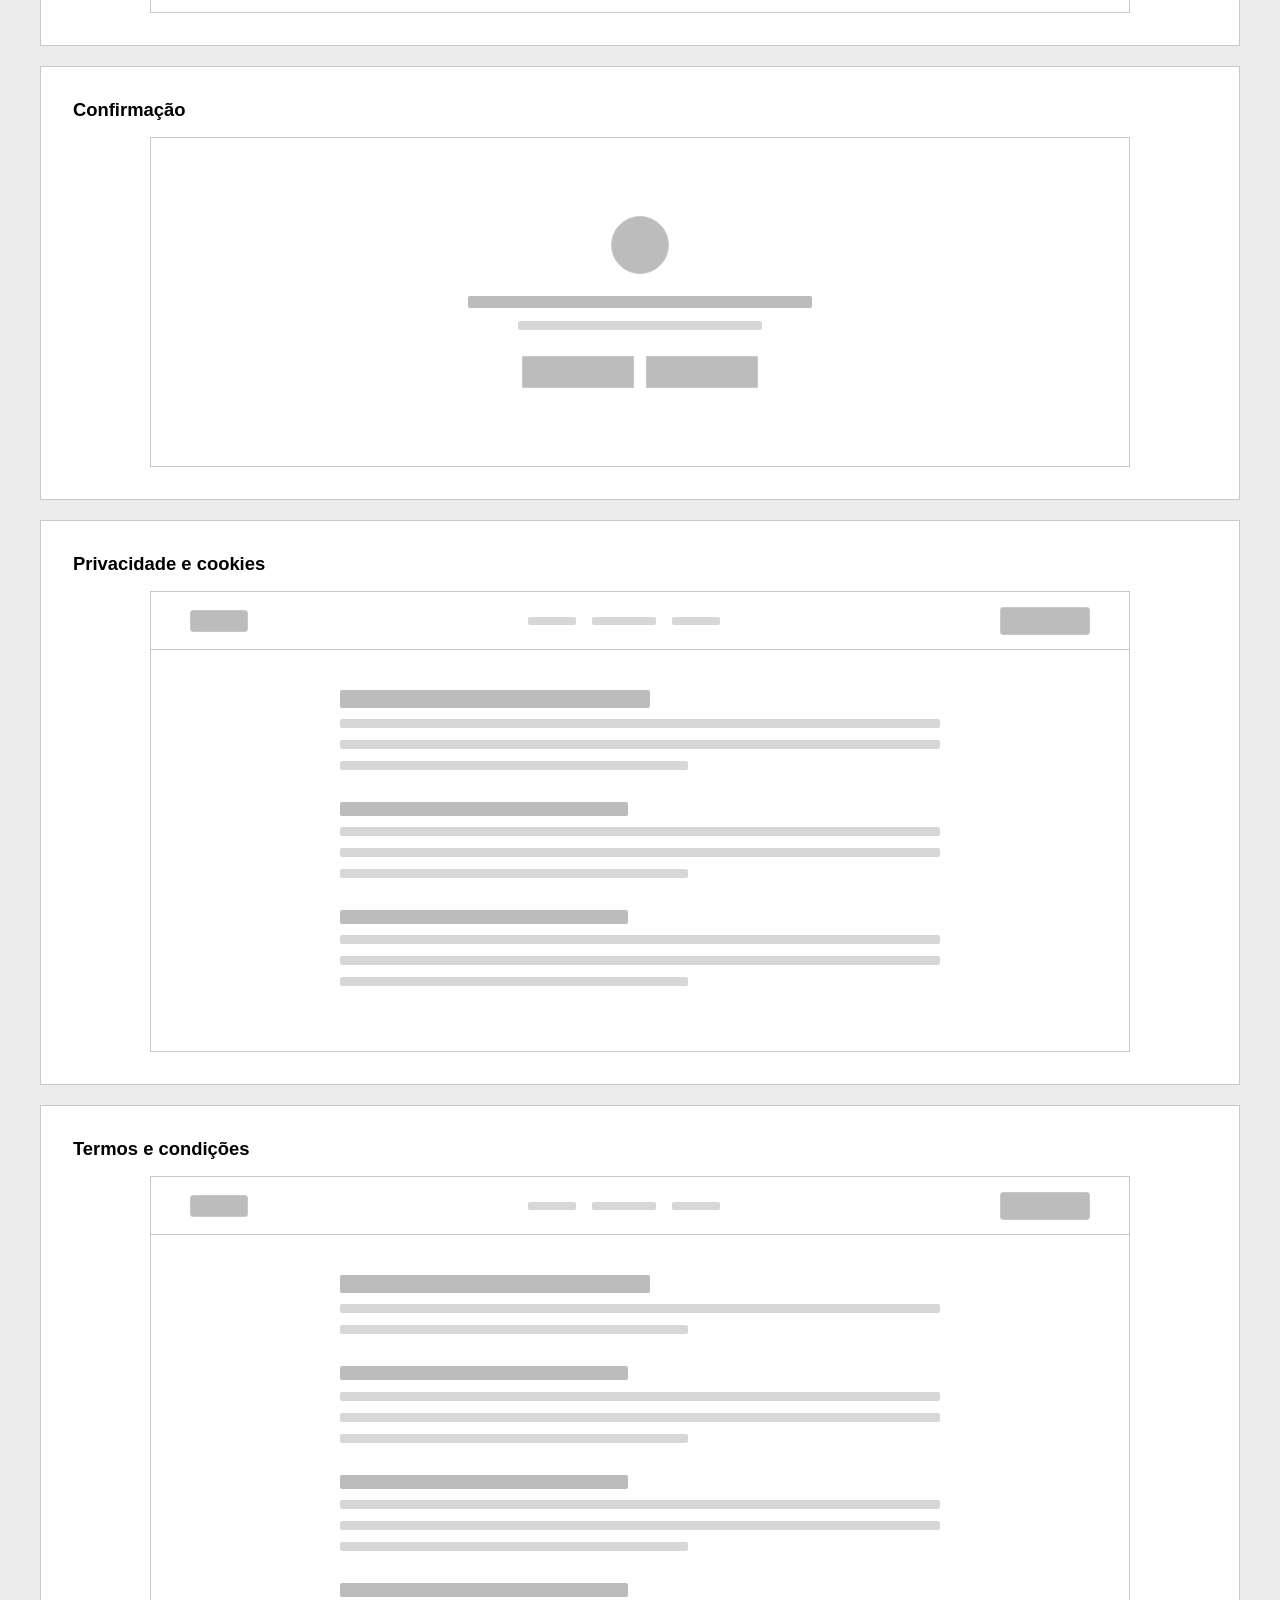
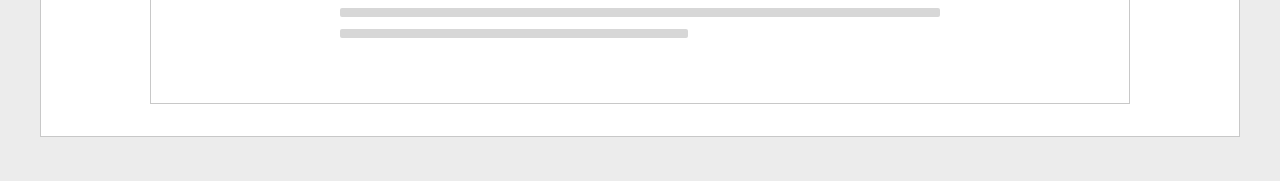
<file: mockup-paginas.html>
<!DOCTYPE html>
<html lang="pt-PT">
<head>
  <meta charset="UTF-8" />
  <meta name="viewport" content="width=device-width, initial-scale=1.0" />
  <title>Mockups das restantes páginas | TERO</title>
  <meta name="robots" content="noindex, nofollow" />
  <link rel="stylesheet" href="css/mockup.css" />
  <link rel="stylesheet" href="css/mockup-pages.css" />
</head>
<body>
  <main class="mockup-gallery">
    <header class="gallery-intro">
      <h1>Mockups das restantes páginas</h1>
      <p>Estruturas visuais de baixa fidelidade, sem conteúdos finais.</p>
      <a href="mockup.html">Ver mockup da página inicial</a>
    </header>

    <section class="mockup-panel">
      <h2>Catálogo</h2>
      <div class="page-frame" aria-hidden="true">
        <header class="page-header">
          <span class="placeholder page-brand"></span>
          <div class="page-nav"><i></i><i></i><i></i></div>
          <span class="placeholder page-header-action"></span>
        </header>
        <div class="page-content">
          <div class="page-title-block"><i></i><i></i></div>
          <div class="category-row"><i></i><i></i><i></i><i></i></div>
          <div class="catalogue-grid">
            <article class="catalogue-card">
              <div class="placeholder product-image"></div>
              <i class="text-line"></i><i class="text-line short"></i>
              <i class="placeholder product-action"></i>
            </article>
            <article class="catalogue-card">
              <div class="placeholder product-image"></div>
              <i class="text-line"></i><i class="text-line short"></i>
              <i class="placeholder product-action"></i>
            </article>
            <article class="catalogue-card">
              <div class="placeholder product-image"></div>
              <i class="text-line"></i><i class="text-line short"></i>
              <i class="placeholder product-action"></i>
            </article>
          </div>
        </div>
      </div>
    </section>

    <section class="mockup-panel">
      <h2>Encomendar</h2>
      <div class="page-frame" aria-hidden="true">
        <header class="page-header">
          <span class="placeholder page-brand"></span>
          <div class="page-nav"><i></i><i></i><i></i></div>
          <span class="placeholder page-header-action"></span>
        </header>
        <div class="page-content">
          <div class="progress-row"><i></i><i></i><i></i><i></i></div>
          <div class="page-title-block"><i></i><i></i></div>
          <div class="order-layout">
            <div class="order-list">
              <article class="order-item">
                <div class="placeholder order-image"></div>
                <div class="order-lines"><i></i><i></i><i></i></div>
                <i class="placeholder product-action"></i>
              </article>
              <article class="order-item">
                <div class="placeholder order-image"></div>
                <div class="order-lines"><i></i><i></i><i></i></div>
                <i class="placeholder product-action"></i>
              </article>
            </div>
            <aside class="placeholder order-cart">
              <i class="text-line"></i><i class="text-line"></i>
              <i class="text-line short"></i><i class="placeholder product-action"></i>
            </aside>
          </div>
        </div>
      </div>
    </section>

    <section class="mockup-panel">
      <h2>Localização de entrega</h2>
      <div class="page-frame" aria-hidden="true">
        <header class="page-header">
          <span class="placeholder page-brand"></span>
          <div class="page-nav"><i></i><i></i><i></i></div>
          <span class="placeholder page-header-action"></span>
        </header>
        <div class="page-content">
          <div class="progress-row"><i></i><i></i><i></i><i></i></div>
          <div class="page-title-block"><i></i><i></i></div>
          <div class="form-layout">
            <div class="placeholder form-card">
              <div class="form-fields"><i></i><i></i><i></i><i></i><i></i><i></i></div>
              <i class="placeholder product-action"></i>
            </div>
            <div class="placeholder map-placeholder"></div>
          </div>
        </div>
      </div>
    </section>

    <section class="mockup-panel">
      <h2>Pagamento</h2>
      <div class="page-frame" aria-hidden="true">
        <header class="page-header">
          <span class="placeholder page-brand"></span>
          <div class="page-nav"><i></i><i></i><i></i></div>
          <span class="placeholder page-header-action"></span>
        </header>
        <div class="page-content">
          <div class="progress-row"><i></i><i></i><i></i><i></i></div>
          <div class="page-title-block"><i></i><i></i></div>
          <div class="payment-layout">
            <div class="payment-main">
              <div class="placeholder payment-card">
                <i class="text-line"></i><i class="text-line"></i><i class="text-line short"></i>
              </div>
              <div class="placeholder payment-card">
                <i class="text-line"></i>
                <i class="payment-option"></i><i class="payment-option"></i><i class="payment-option"></i>
              </div>
            </div>
            <aside class="placeholder payment-sidebar">
              <i class="text-line"></i><i class="text-line"></i><i class="text-line"></i><i class="text-line short"></i>
            </aside>
          </div>
          <div class="action-row"><i></i><i></i></div>
        </div>
      </div>
    </section>

    <section class="mockup-panel">
      <h2>Perfil</h2>
      <div class="page-frame" aria-hidden="true">
        <header class="page-header">
          <span class="placeholder page-brand"></span>
          <div class="page-nav"><i></i><i></i><i></i></div>
          <span class="placeholder page-header-action"></span>
        </header>
        <div class="page-content">
          <div class="page-title-block"><i></i></div>
          <div class="profile-layout">
            <aside class="placeholder profile-menu"><i></i><i></i><i></i></aside>
            <div class="profile-main">
              <div class="placeholder profile-summary">
                <div class="placeholder profile-avatar"></div>
                <div class="order-lines"><i></i><i></i></div>
              </div>
              <div class="placeholder profile-details">
                <i class="text-line"></i><i class="text-line"></i><i class="text-line short"></i>
              </div>
              <div class="placeholder profile-details">
                <i class="text-line"></i><i class="text-line"></i>
              </div>
            </div>
          </div>
        </div>
      </div>
    </section>

    <section class="mockup-panel">
      <h2>Confirmação</h2>
      <div class="page-frame confirmation-frame" aria-hidden="true">
        <div class="confirmation-content">
          <div class="placeholder confirmation-icon"></div>
          <i class="confirmation-line"></i><i class="confirmation-line short"></i>
          <div class="confirmation-actions"><i></i><i></i></div>
        </div>
      </div>
    </section>

    <section class="mockup-panel">
      <h2>Privacidade e cookies</h2>
      <div class="page-frame legal-frame" aria-hidden="true">
        <header class="page-header">
          <span class="placeholder page-brand"></span>
          <div class="page-nav"><i></i><i></i><i></i></div>
          <span class="placeholder page-header-action"></span>
        </header>
        <article class="legal-content">
          <div class="page-title-block"><i></i></div>
          <i class="text-line"></i><i class="text-line"></i><i class="text-line short"></i>
          <div class="legal-section">
            <i class="text-line heading"></i>
            <i class="text-line"></i><i class="text-line"></i><i class="text-line short"></i>
          </div>
          <div class="legal-section">
            <i class="text-line heading"></i>
            <i class="text-line"></i><i class="text-line"></i><i class="text-line short"></i>
          </div>
        </article>
      </div>
    </section>

    <section class="mockup-panel">
      <h2>Termos e condições</h2>
      <div class="page-frame legal-frame" aria-hidden="true">
        <header class="page-header">
          <span class="placeholder page-brand"></span>
          <div class="page-nav"><i></i><i></i><i></i></div>
          <span class="placeholder page-header-action"></span>
        </header>
        <article class="legal-content">
          <div class="page-title-block"><i></i></div>
          <i class="text-line"></i><i class="text-line short"></i>
          <div class="legal-section">
            <i class="text-line heading"></i>
            <i class="text-line"></i><i class="text-line"></i><i class="text-line short"></i>
          </div>
          <div class="legal-section">
            <i class="text-line heading"></i>
            <i class="text-line"></i><i class="text-line"></i><i class="text-line short"></i>
          </div>
          <div class="legal-section">
            <i class="text-line heading"></i>
            <i class="text-line"></i><i class="text-line short"></i>
          </div>
        </article>
      </div>
    </section>
  </main>
</body>
</html>
</file>
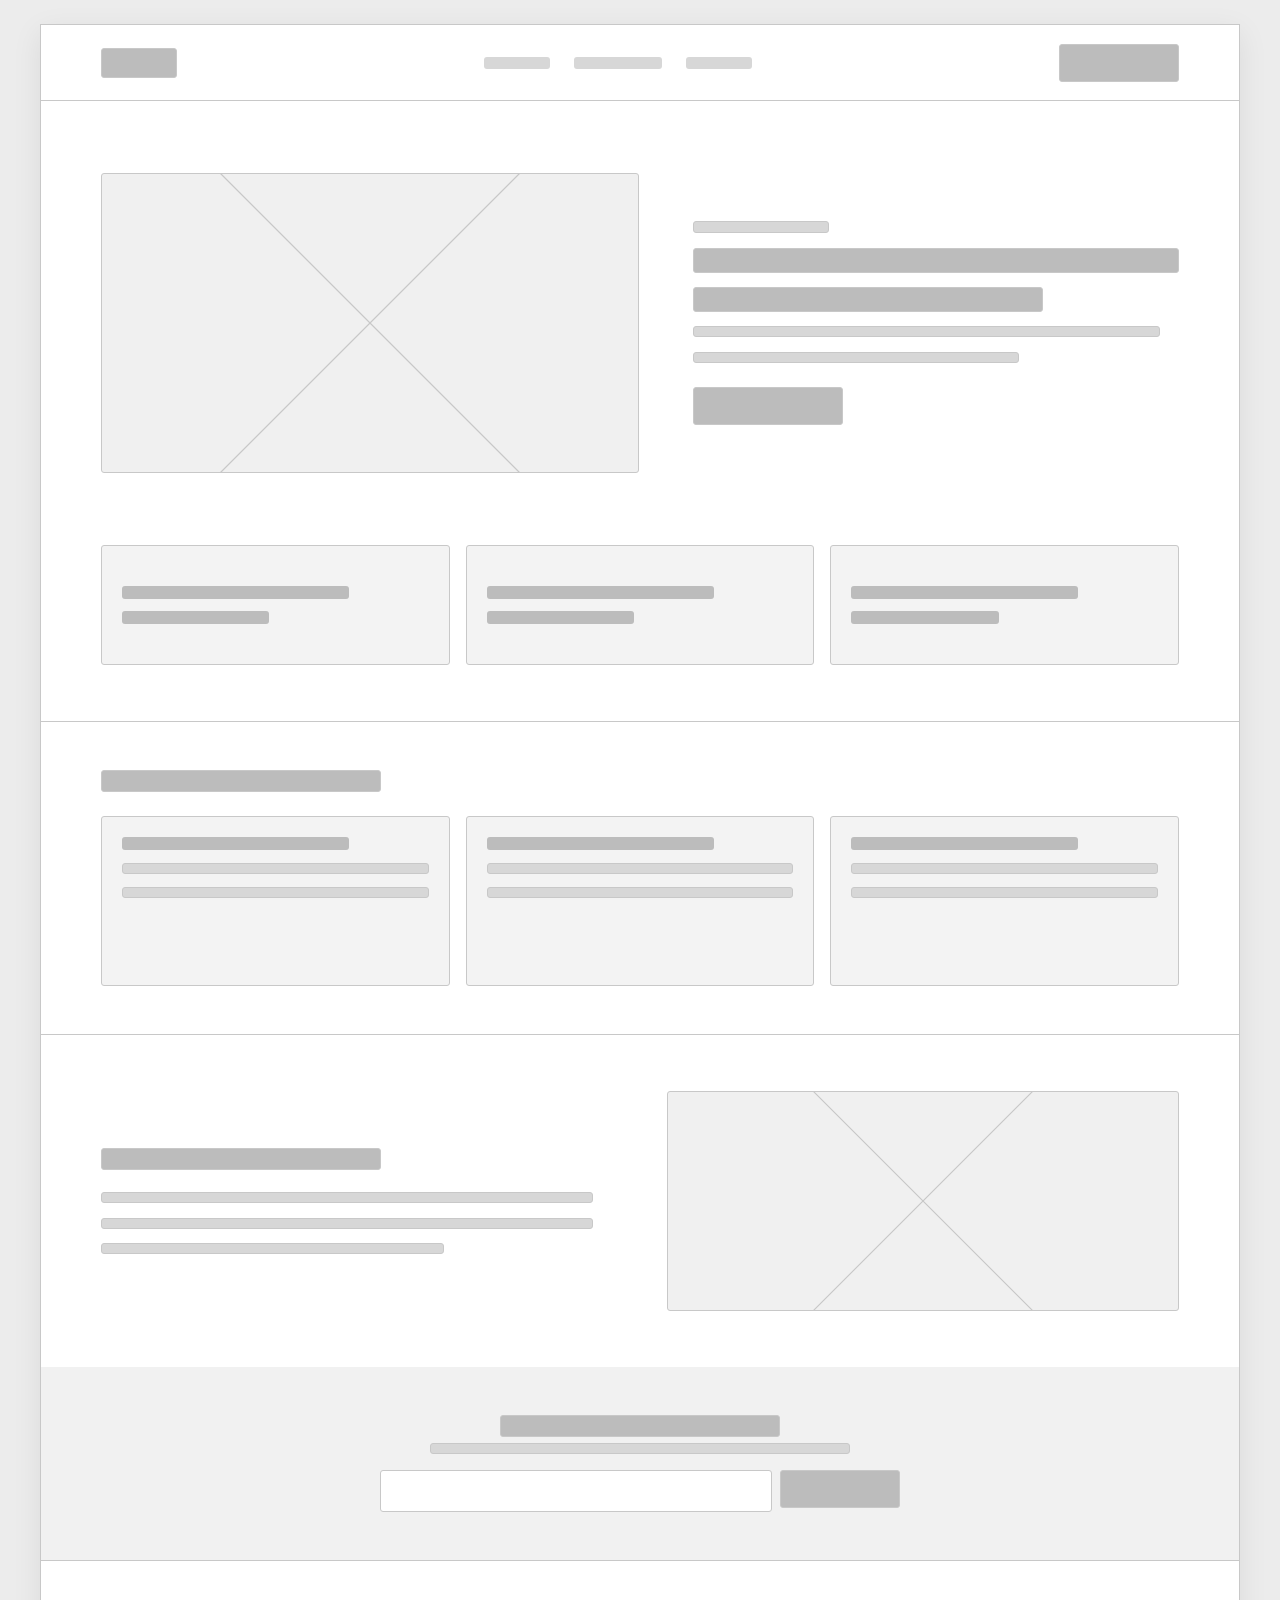
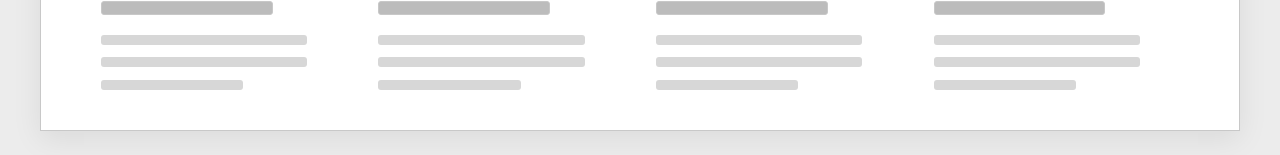
<file: mockup.html>
<!DOCTYPE html>
<html lang="pt-PT">
<head>
  <meta charset="UTF-8" />
  <meta name="viewport" content="width=device-width, initial-scale=1.0" />
  <title>Mockup da página inicial | TERO</title>
  <meta name="robots" content="noindex, nofollow" />
  <link rel="stylesheet" href="css/mockup.css" />
</head>
<body>
  <div class="wireframe-page" aria-hidden="true">
    <header class="wireframe-header">
      <div class="placeholder brand"></div>
      <nav class="wireframe-nav">
        <span class="placeholder nav-item"></span>
        <span class="placeholder nav-item"></span>
        <span class="placeholder nav-item"></span>
      </nav>
      <span class="placeholder header-action"></span>
    </header>

    <main>
      <section class="hero">
        <div class="placeholder hero-image"></div>
        <div class="hero-copy">
          <span class="placeholder short-line"></span>
          <span class="placeholder title-line"></span>
          <span class="placeholder title-line title-line-short"></span>
          <span class="placeholder body-line"></span>
          <span class="placeholder body-line body-line-short"></span>
          <span class="placeholder hero-action"></span>
        </div>
      </section>

      <section class="overview">
        <article class="placeholder overview-card">
          <span class="placeholder card-line"></span>
          <span class="placeholder card-line card-line-short"></span>
        </article>
        <article class="placeholder overview-card">
          <span class="placeholder card-line"></span>
          <span class="placeholder card-line card-line-short"></span>
        </article>
        <article class="placeholder overview-card">
          <span class="placeholder card-line"></span>
          <span class="placeholder card-line card-line-short"></span>
        </article>
      </section>

      <section class="content-section">
        <span class="placeholder section-heading"></span>
        <div class="steps">
          <article class="placeholder step-card">
            <span class="placeholder card-line"></span>
            <span class="placeholder body-line"></span>
            <span class="placeholder body-line body-line-short"></span>
          </article>
          <article class="placeholder step-card">
            <span class="placeholder card-line"></span>
            <span class="placeholder body-line"></span>
            <span class="placeholder body-line body-line-short"></span>
          </article>
          <article class="placeholder step-card">
            <span class="placeholder card-line"></span>
            <span class="placeholder body-line"></span>
            <span class="placeholder body-line body-line-short"></span>
          </article>
        </div>
      </section>

      <section class="about-section">
        <div class="about-copy">
          <span class="placeholder section-heading"></span>
          <span class="placeholder body-line"></span>
          <span class="placeholder body-line"></span>
          <span class="placeholder body-line body-line-short"></span>
        </div>
        <div class="placeholder about-image"></div>
      </section>

      <section class="newsletter">
        <span class="placeholder section-heading"></span>
        <span class="placeholder body-line"></span>
        <div class="newsletter-form">
          <span class="placeholder input-placeholder"></span>
          <span class="placeholder form-action"></span>
        </div>
      </section>
    </main>

    <footer class="wireframe-footer">
      <div class="footer-column">
        <span class="placeholder footer-heading"></span>
        <span class="placeholder footer-line"></span>
        <span class="placeholder footer-line"></span>
        <span class="placeholder footer-line footer-line-short"></span>
      </div>
      <div class="footer-column">
        <span class="placeholder footer-heading"></span>
        <span class="placeholder footer-line"></span>
        <span class="placeholder footer-line"></span>
        <span class="placeholder footer-line footer-line-short"></span>
      </div>
      <div class="footer-column">
        <span class="placeholder footer-heading"></span>
        <span class="placeholder footer-line"></span>
        <span class="placeholder footer-line"></span>
        <span class="placeholder footer-line footer-line-short"></span>
      </div>
      <div class="footer-column">
        <span class="placeholder footer-heading"></span>
        <span class="placeholder footer-line"></span>
        <span class="placeholder footer-line"></span>
        <span class="placeholder footer-line footer-line-short"></span>
      </div>
    </footer>
  </div>
</body>
</html>
</file>
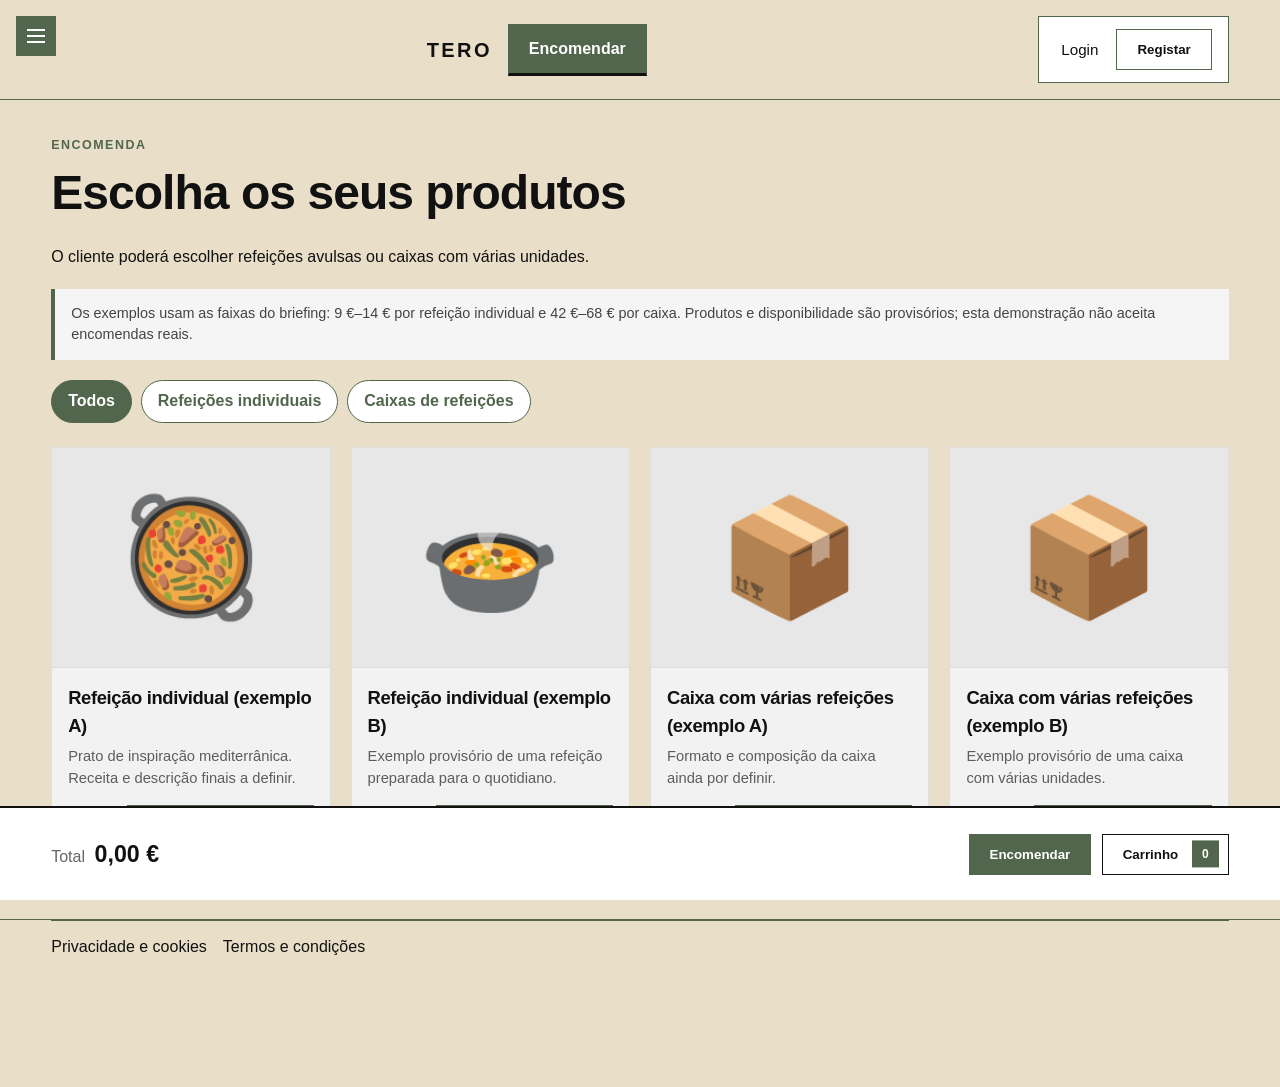
<file: pagamento.html>
<!DOCTYPE html>
<html lang="pt-PT">
<head>
  <meta charset="UTF-8" />
  <meta name="viewport" content="width=device-width, initial-scale=1.0" />
  <title>Pagamento | TERO</title>
  <meta name="description" content="Etapa demonstrativa de pagamento TERO; nenhum pagamento é processado." />
  <meta name="robots" content="noindex, follow" />
  <link rel="preconnect" href="https://fonts.googleapis.com" />
  <link rel="preconnect" href="https://fonts.gstatic.com" crossorigin />
  <link href="https://fonts.googleapis.com/css2?family=Sora:wght@400;500;600;700&family=Work+Sans:wght@400;500;600&display=swap" rel="stylesheet" />
  <link rel="stylesheet" href="css/styles.css" />
</head>
<body class="checkout-page payment-page">
  <a class="skip-link" href="#checkoutContent">Saltar para o pagamento</a>

  <header class="site-header" id="topo">
    <div class="container header-grid">
      <button class="menu-toggle" id="menuToggle" aria-expanded="false" aria-controls="mobileMenu" aria-label="Abrir menu">
        <span></span><span></span><span></span>
      </button>

      <div class="header-center catalogue-brand">
        <a class="brand-link" href="index.html" aria-label="TERO - Página inicial">TERO</a>
        <a class="btn btn-primary" href="encomendar.html">Encomendar</a>
      </div>

      <div class="header-right" id="authControls" aria-live="polite">
        <button class="text-link" id="loginBtn" type="button">Login</button>
        <button class="btn btn-outline" id="registerBtn" type="button">Registar</button>
      </div>
    </div>

    <nav class="mobile-menu" id="mobileMenu" aria-label="Navegação móvel">
      <ul>
        <li><a href="perfil.html">Perfil</a></li>
        <li><a href="encomendar.html">Encomendar</a></li>
        <li><a href="catalogo.html">Catálogo</a></li>
        <li><a href="index.html#contactos">Contacte-nos</a></li>
      </ul>
    </nav>
  </header>

  <main id="checkoutContent" class="checkout-main payment-main">
    <div class="container checkout-container">
      <ol class="order-progress" aria-label="Progresso da encomenda">
        <li class="completed" data-checkout-step="0">
          <span>1</span>
          <strong>Carrinho</strong>
        </li>
        <li class="completed" data-checkout-step="1">
          <span>2</span>
          <strong>Localização</strong>
        </li>
        <li class="active" data-checkout-step="2" aria-current="step">
          <span>3</span>
          <strong>Pagamento</strong>
        </li>
        <li data-checkout-step="3">
          <span>4</span>
          <strong>Detalhes da encomenda</strong>
        </li>
      </ol>

      <div class="checkout-heading">
        <h1>Pagamento</h1>
        <p>Esta etapa é demonstrativa. Nenhum método de pagamento está integrado.</p>
      </div>

      <div class="payment-layout">
        <div class="payment-main-column">
          <section class="checkout-card order-summary-card" aria-labelledby="orderSummaryTitle">
            <h2 id="orderSummaryTitle">Resumo da encomenda</h2>
            <div id="paymentCartItems" class="payment-cart-items"></div>
            <div class="payment-totals">
              <div><span>Subtotal</span><strong id="subtotalTotal">0,00 €</strong></div>
              <div class="payment-final-total"><span>Total</span><strong id="paymentTotal">0,00 €</strong></div>
            </div>
            <p class="form-hint">O custo de entrega ainda não está definido e não está incluído no total demonstrativo.</p>
          </section>

          <section class="checkout-card payment-method-card" aria-labelledby="paymentMethodTitle">
            <h2 id="paymentMethodTitle">Método de pagamento</h2>
            <p class="payment-method-note">Os métodos apresentados são opções propostas até serem confirmados pela TERO.</p>

            <form id="paymentForm" novalidate>
              <div class="payment-options">
                <label class="payment-option">
                  <input type="radio" name="paymentMethod" value="multibanco" />
                  <span class="payment-option-content">
                    <strong>Referência Multibanco</strong>
                    <small>Pagamento através de entidade e referência.</small>
                  </span>
                  <span class="payment-placeholder" aria-hidden="true">MB</span>
                </label>

                <label class="payment-option">
                  <input type="radio" name="paymentMethod" value="mbway" />
                  <span class="payment-option-content">
                    <strong>MB WAY</strong>
                    <small>Pagamento através da aplicação MB WAY.</small>
                  </span>
                  <span class="payment-placeholder mbway-placeholder" aria-hidden="true">MB WAY</span>
                </label>

                <div class="mbway-fields hidden" id="mbwayFields">
                  <label>
                    Telemóvel associado ao MB WAY
                    <input id="mbwayPhone" type="tel" autocomplete="tel" />
                  </label>
                </div>

                <label class="payment-option">
                  <input type="radio" name="paymentMethod" value="card" />
                  <span class="payment-option-content">
                    <strong>Cartão de crédito ou débito</strong>
                    <small>Pagamento seguro será tratado por um fornecedor externo.</small>
                  </span>
                  <span class="payment-placeholder" aria-hidden="true">VISA · MC</span>
                </label>

                <label class="payment-option">
                  <input type="radio" name="paymentMethod" value="delivery" />
                  <span class="payment-option-content">
                    <strong>Pagamento no momento da entrega</strong>
                    <small>Pague quando receber a sua encomenda.</small>
                  </span>
                  <span class="payment-placeholder" aria-hidden="true">€</span>
                </label>
              </div>

              <p class="form-error" id="paymentError" role="alert"></p>

              <label class="terms-checkbox">
                <input id="acceptTerms" type="checkbox" required />
                Li os <a href="termos.html">termos e condições</a> e a <a href="privacidade.html">informação de privacidade</a> desta demonstração.
              </label>
            </form>
          </section>
        </div>

        <aside class="payment-sidebar">
          <section class="checkout-card delivery-summary-card" aria-labelledby="deliverySummaryTitle">
            <div class="payment-card-heading">
              <h2 id="deliverySummaryTitle">Dados de entrega</h2>
              <a href="localizacao.html">Alterar localização</a>
            </div>
            <dl id="deliverySummary" class="delivery-summary"></dl>
          </section>
        </aside>
      </div>

      <div class="checkout-actions payment-actions">
        <a class="btn btn-outline" href="localizacao.html">Voltar à localização</a>
        <div class="payment-action-total">
          <span>Total</span>
          <strong id="paymentActionTotal">0,00 €</strong>
        </div>
        <button type="button" class="btn btn-primary" id="confirmPayment">Concluir simulação</button>
      </div>
    </div>
  </main>

  <footer class="site-footer checkout-footer">
    <div class="container footer-grid">
      <section>
        <h3>Sobre a TERO</h3>
        <ul>
          <li><a href="index.html">Página inicial</a></li>
          <li><a href="catalogo.html">Catálogo</a></li>
        </ul>
      </section>
      <section>
        <h3>Informação</h3>
        <ul>
          <li><a href="perfil.html">Perfil</a></li>
          <li><a href="encomendar.html">Encomendar</a></li>
        </ul>
      </section>
      <section>
        <h3>Contacto</h3>
        <ul>
          <li><a href="index.html#contactos">Contacte-nos</a></li>
          <li><a href="mailto:terorestauracao@outlook.com">terorestauracao@outlook.com</a></li>
          <li><a href="https://www.instagram.com/tero.refeicoes" target="_blank" rel="noopener noreferrer">Instagram</a></li>
          <li><a href="tel:+351932102709">+351 932 102 709</a></li>
          <li>Aveiro e Ílhavo</li>
        </ul>
      </section>
      <section>
        <h3>Legal</h3>
        <ul>
          <li><a href="privacidade.html">Privacidade e cookies</a></li>
          <li><a href="termos.html">Termos e condições</a></li>
        </ul>
      </section>
    </div>
    <div class="container footer-bottom">
      <p>© <span id="year"></span> TERO. Todos os direitos reservados.</p>
    </div>
  </footer>

  <div class="modal" id="authModal" aria-hidden="true" role="dialog" aria-modal="true" aria-labelledby="authTitle">
    <div class="modal-backdrop" data-close="true"></div>
    <div class="modal-panel">
      <button class="modal-close" id="closeModal" aria-label="Fechar janela" type="button">×</button>
      <h2 id="authTitle">Entrar na TERO</h2>
      <p class="modal-note">Autenticação demonstrativa: não é criada uma conta real nem são enviados dados para um servidor.</p>
      <div class="auth-switch" role="tablist" aria-label="Escolha de autenticação">
        <button id="loginTab" type="button" class="tab-btn active" role="tab" aria-selected="true">Login</button>
        <button id="registerTab" type="button" class="tab-btn" role="tab" aria-selected="false">Registo</button>
      </div>
      <form id="loginForm" class="auth-form" autocomplete="on">
        <label for="loginEmail">Email</label>
        <input id="loginEmail" type="email" required autocomplete="email" />
        <label for="loginPassword">Palavra-passe</label>
        <input id="loginPassword" type="password" required autocomplete="current-password" />
        <button type="submit" class="btn btn-primary">Entrar</button>
      </form>
      <form id="registerForm" class="auth-form hidden" autocomplete="on">
        <label for="registerName">Nome</label>
        <input id="registerName" type="text" required autocomplete="name" />
        <label for="registerEmail">Email</label>
        <input id="registerEmail" type="email" required autocomplete="email" />
        <label for="registerPassword">Palavra-passe</label>
        <input id="registerPassword" type="password" required autocomplete="new-password" />
        <button type="submit" class="btn btn-primary">Criar conta</button>
      </form>
      <p id="authFeedback" class="form-feedback" role="status" aria-live="polite"></p>
    </div>
  </div>

  <script src="js/script.js"></script>
  <script src="js/products.js"></script>
  <script src="js/pagamento.js"></script>
</body>
</html>
</file>
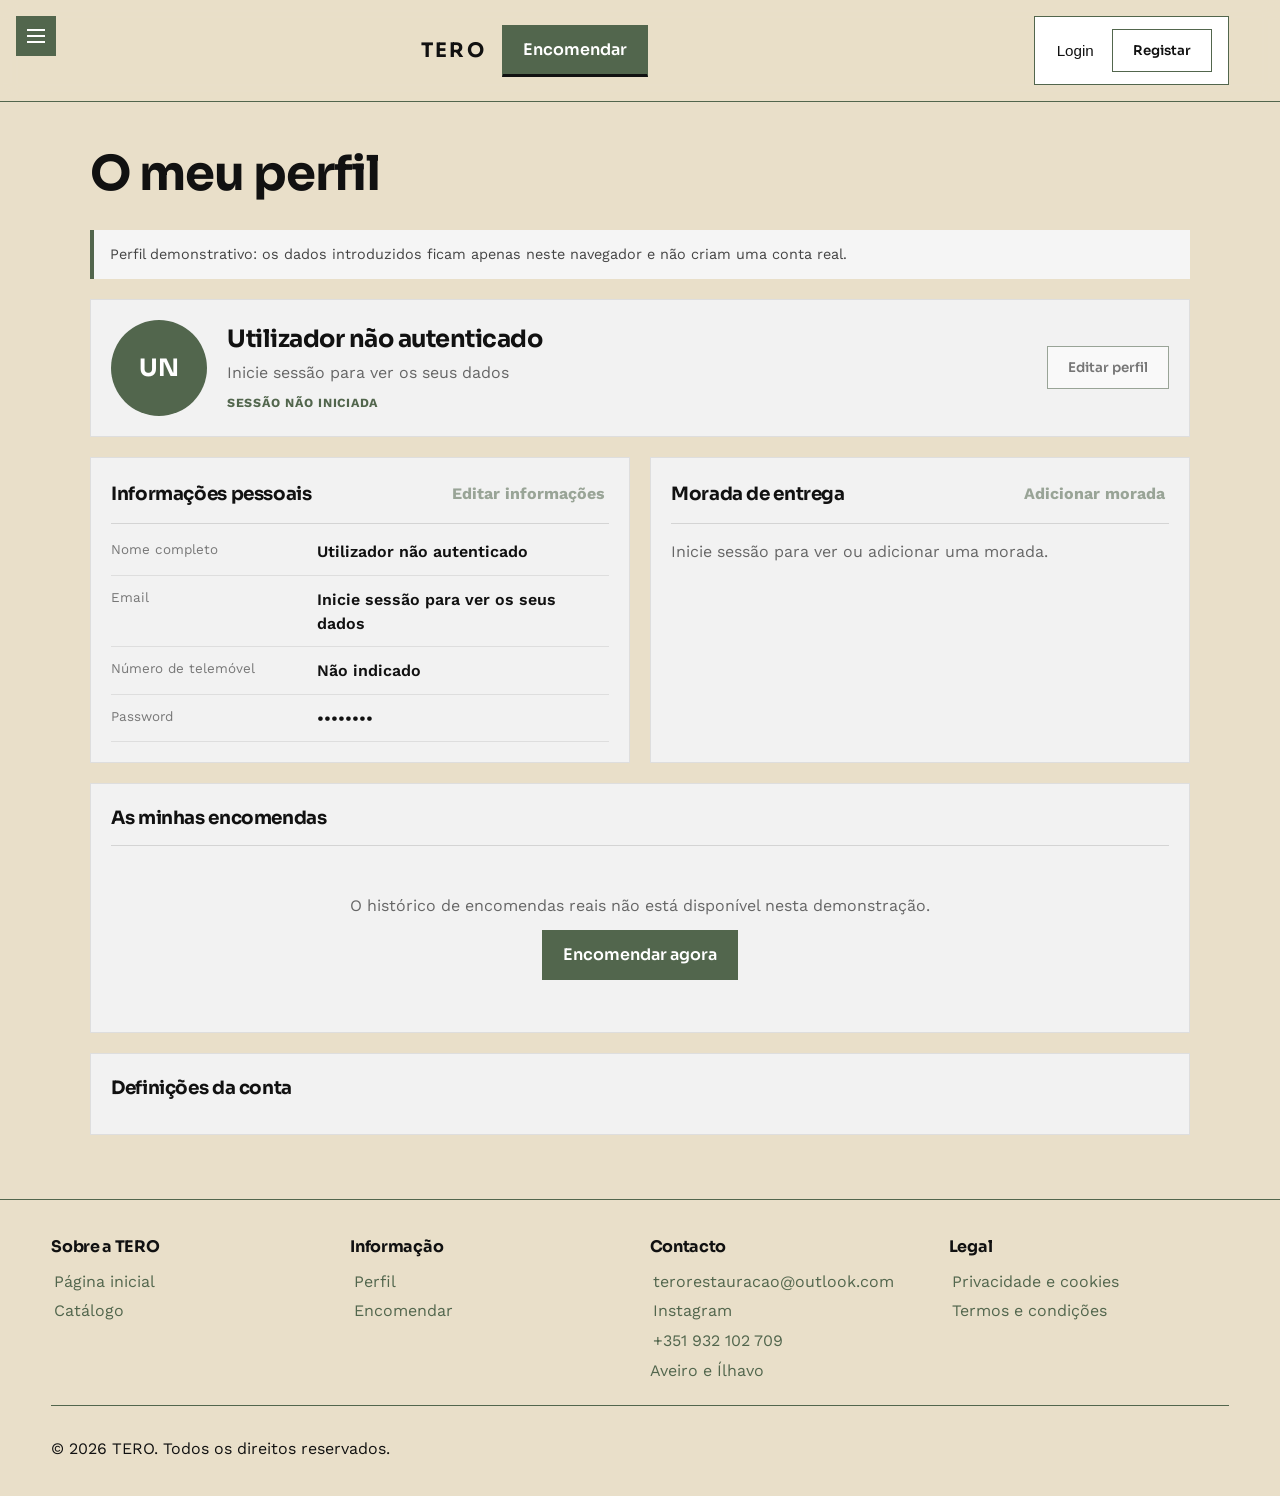
<file: perfil.html>
<!DOCTYPE html>
<html lang="pt-PT">
<head>
  <meta charset="UTF-8" />
  <meta name="viewport" content="width=device-width, initial-scale=1.0" />
  <title>O meu perfil | TERO</title>
  <meta name="description" content="Demonstração de uma área pessoal TERO; não cria uma conta real." />
  <meta name="robots" content="noindex, follow" />
  <link rel="preconnect" href="https://fonts.googleapis.com" />
  <link rel="preconnect" href="https://fonts.gstatic.com" crossorigin />
  <link href="https://fonts.googleapis.com/css2?family=Sora:wght@400;500;600;700&family=Work+Sans:wght@400;500;600&display=swap" rel="stylesheet" />
  <link rel="stylesheet" href="css/styles.css" />
</head>
<body class="profile-page">
  <a class="skip-link" href="#perfilConteudo">Saltar para o perfil</a>

  <header class="site-header" id="topo">
    <div class="container header-grid">
      <button class="menu-toggle" id="menuToggle" aria-expanded="false" aria-controls="mobileMenu" aria-label="Abrir menu">
        <span></span>
        <span></span>
        <span></span>
      </button>

      <div class="header-center catalogue-brand">
        <a class="brand-link" href="index.html" aria-label="TERO - Página inicial">TERO</a>
        <a class="btn btn-primary" href="encomendar.html">Encomendar</a>
      </div>

      <div class="header-right" id="authControls" aria-live="polite"></div>
    </div>

    <nav class="mobile-menu" id="mobileMenu" aria-label="Navegação móvel">
      <ul>
        <li><a class="active" href="perfil.html" aria-current="page">Perfil</a></li>
        <li><a href="encomendar.html">Encomendar</a></li>
        <li><a href="catalogo.html">Catálogo</a></li>
        <li><a href="index.html#contactos">Contacte-nos</a></li>
      </ul>
    </nav>
  </header>

  <main id="perfilConteudo" class="profile-main">
    <div class="container profile-container">
      <h1>O meu perfil</h1>
      <p class="provisional-note">Perfil demonstrativo: os dados introduzidos ficam apenas neste navegador e não criam uma conta real.</p>

      <section class="profile-summary" aria-labelledby="profileName">
        <div class="profile-avatar" id="profileAvatar" aria-hidden="true">TP</div>
        <div class="profile-summary-info">
          <h2 id="profileName">Nome do utilizador</h2>
          <p id="profileEmail">email@exemplo.pt</p>
          <span class="account-status" id="accountStatus">Sessão não iniciada</span>
        </div>
        <button type="button" class="btn btn-outline" id="editProfileTop">Editar perfil</button>
      </section>

      <div class="profile-grid">
        <section class="profile-card" aria-labelledby="personalTitle">
          <div class="profile-card-heading">
            <h2 id="personalTitle">Informações pessoais</h2>
            <button type="button" class="text-action" id="editPersonal">Editar informações</button>
          </div>

          <div id="personalView" class="information-list">
            <dl>
              <div><dt>Nome completo</dt><dd id="personalName">Nome do utilizador</dd></div>
              <div><dt>Email</dt><dd id="personalEmail">email@exemplo.pt</dd></div>
              <div><dt>Número de telemóvel</dt><dd id="personalPhone">Não indicado</dd></div>
              <div><dt>Password</dt><dd>••••••••</dd></div>
            </dl>
          </div>

          <form id="personalForm" class="profile-form hidden" novalidate>
            <label for="fullName">Nome completo</label>
            <input id="fullName" name="fullName" type="text" autocomplete="name" required minlength="2" />
            <label for="email">Email</label>
            <input id="email" name="email" type="email" autocomplete="email" required />
            <label for="phone">Número de telemóvel</label>
            <input id="phone" name="phone" type="tel" autocomplete="tel" placeholder="+351" />
            <p class="field-error" id="personalError" role="alert"></p>
            <div class="form-actions">
              <button type="submit" class="btn btn-primary">Guardar alterações</button>
              <button type="button" class="btn btn-outline" id="cancelPersonal">Cancelar</button>
            </div>
          </form>
        </section>

        <section class="profile-card" aria-labelledby="addressTitle">
          <div class="profile-card-heading">
            <h2 id="addressTitle">Morada de entrega</h2>
            <button type="button" class="text-action" id="editAddress">Editar morada</button>
          </div>

          <div id="addressView" class="address-view">
            <p class="empty-message" id="addressEmpty">Ainda não adicionou uma morada de entrega.</p>
            <dl id="addressDetails" class="hidden">
              <div><dt>Nome do destinatário</dt><dd id="addressName"></dd></div>
              <div><dt>Morada</dt><dd id="addressStreet"></dd></div>
              <div><dt>Código postal</dt><dd id="addressPostal"></dd></div>
              <div><dt>Localidade</dt><dd id="addressCity"></dd></div>
              <div><dt>Número de telemóvel</dt><dd id="addressPhone"></dd></div>
            </dl>
          </div>

          <form id="addressForm" class="profile-form hidden" novalidate>
            <label for="recipientName">Nome do destinatário</label>
            <input id="recipientName" type="text" autocomplete="shipping name" required />
            <label for="street">Morada</label>
            <input id="street" type="text" autocomplete="shipping street-address" required />
            <label for="postalCode">Código postal</label>
            <input id="postalCode" type="text" autocomplete="shipping postal-code" required pattern="[0-9]{4}-[0-9]{3}" placeholder="0000-000" />
            <label for="city">Localidade</label>
            <input id="city" type="text" autocomplete="shipping address-level2" required />
            <label for="addressTelephone">Número de telemóvel</label>
            <input id="addressTelephone" type="tel" autocomplete="shipping tel" required />
            <p class="field-error" id="addressError" role="alert"></p>
            <div class="form-actions">
              <button type="submit" class="btn btn-primary">Guardar morada</button>
              <button type="button" class="btn btn-outline" id="cancelAddress">Cancelar</button>
            </div>
          </form>
        </section>
      </div>

      <section class="profile-card orders-section" aria-labelledby="ordersTitle">
        <div class="profile-card-heading">
          <h2 id="ordersTitle">As minhas encomendas</h2>
        </div>
        <div id="ordersView" class="orders-view">
          <div class="empty-orders">
            <p>O histórico de encomendas reais não está disponível nesta demonstração.</p>
            <a class="btn btn-primary" href="encomendar.html">Encomendar agora</a>
          </div>
        </div>
      </section>

      <section class="account-actions" aria-labelledby="accountTitle">
        <h2 id="accountTitle">Definições da conta</h2>
        <div class="account-action-list">
          <button type="button" id="changePassword">Alterar password</button>
          <button type="button" id="logoutAccount">Terminar sessão</button>
          <button type="button" class="danger-action" id="deleteAccount">Eliminar conta</button>
        </div>
      </section>
    </div>
  </main>

  <footer class="site-footer profile-footer">
    <div class="container footer-grid">
      <section>
        <h3>Sobre a TERO</h3>
        <ul>
          <li><a href="index.html">Página inicial</a></li>
          <li><a href="catalogo.html">Catálogo</a></li>
        </ul>
      </section>
      <section>
        <h3>Informação</h3>
        <ul>
          <li><a href="perfil.html">Perfil</a></li>
          <li><a href="encomendar.html">Encomendar</a></li>
        </ul>
      </section>
      <section>
        <h3>Contacto</h3>
        <ul>
          <li><a href="mailto:terorestauracao@outlook.com">terorestauracao@outlook.com</a></li>
          <li><a href="https://www.instagram.com/tero.refeicoes" target="_blank" rel="noopener noreferrer">Instagram</a></li>
          <li><a href="tel:+351932102709">+351 932 102 709</a></li>
          <li>Aveiro e Ílhavo</li>
        </ul>
      </section>
      <section>
        <h3>Legal</h3>
        <ul>
          <li><a href="privacidade.html">Privacidade e cookies</a></li>
          <li><a href="termos.html">Termos e condições</a></li>
        </ul>
      </section>
    </div>
    <div class="container footer-bottom">
      <p>© <span id="year"></span> TERO. Todos os direitos reservados.</p>
    </div>
  </footer>

  <div class="modal" id="authModal" aria-hidden="true" role="dialog" aria-modal="true" aria-labelledby="authTitle">
    <div class="modal-backdrop" data-close="true"></div>
    <div class="modal-panel">
      <button class="modal-close" id="closeModal" aria-label="Fechar janela" type="button">×</button>
      <h2 id="authTitle">Entrar na TERO</h2>
      <p class="modal-note">Autenticação demonstrativa: não é criada uma conta real nem são enviados dados para um servidor.</p>
      <div class="auth-switch" role="tablist" aria-label="Escolha de autenticação">
        <button id="loginTab" type="button" class="tab-btn active" role="tab" aria-selected="true">Login</button>
        <button id="registerTab" type="button" class="tab-btn" role="tab" aria-selected="false">Registo</button>
      </div>
      <form id="loginForm" class="auth-form" autocomplete="on">
        <label for="loginEmail">Email</label>
        <input id="loginEmail" type="email" required autocomplete="email" />
        <label for="loginPassword">Palavra-passe</label>
        <input id="loginPassword" type="password" required autocomplete="current-password" />
        <button type="submit" class="btn btn-primary">Entrar</button>
      </form>
      <form id="registerForm" class="auth-form hidden" autocomplete="on">
        <label for="registerName">Nome</label>
        <input id="registerName" type="text" required autocomplete="name" />
        <label for="registerEmail">Email</label>
        <input id="registerEmail" type="email" required autocomplete="email" />
        <label for="registerPassword">Palavra-passe</label>
        <input id="registerPassword" type="password" required autocomplete="new-password" />
        <button type="submit" class="btn btn-primary">Criar conta</button>
      </form>
      <p id="authFeedback" class="form-feedback" role="status" aria-live="polite"></p>
    </div>
  </div>

  <div class="profile-toast" id="profileToast" role="status" aria-live="polite"></div>

  <script src="js/script.js"></script>
  <script src="js/perfil.js"></script>
</body>
</html>
</file>
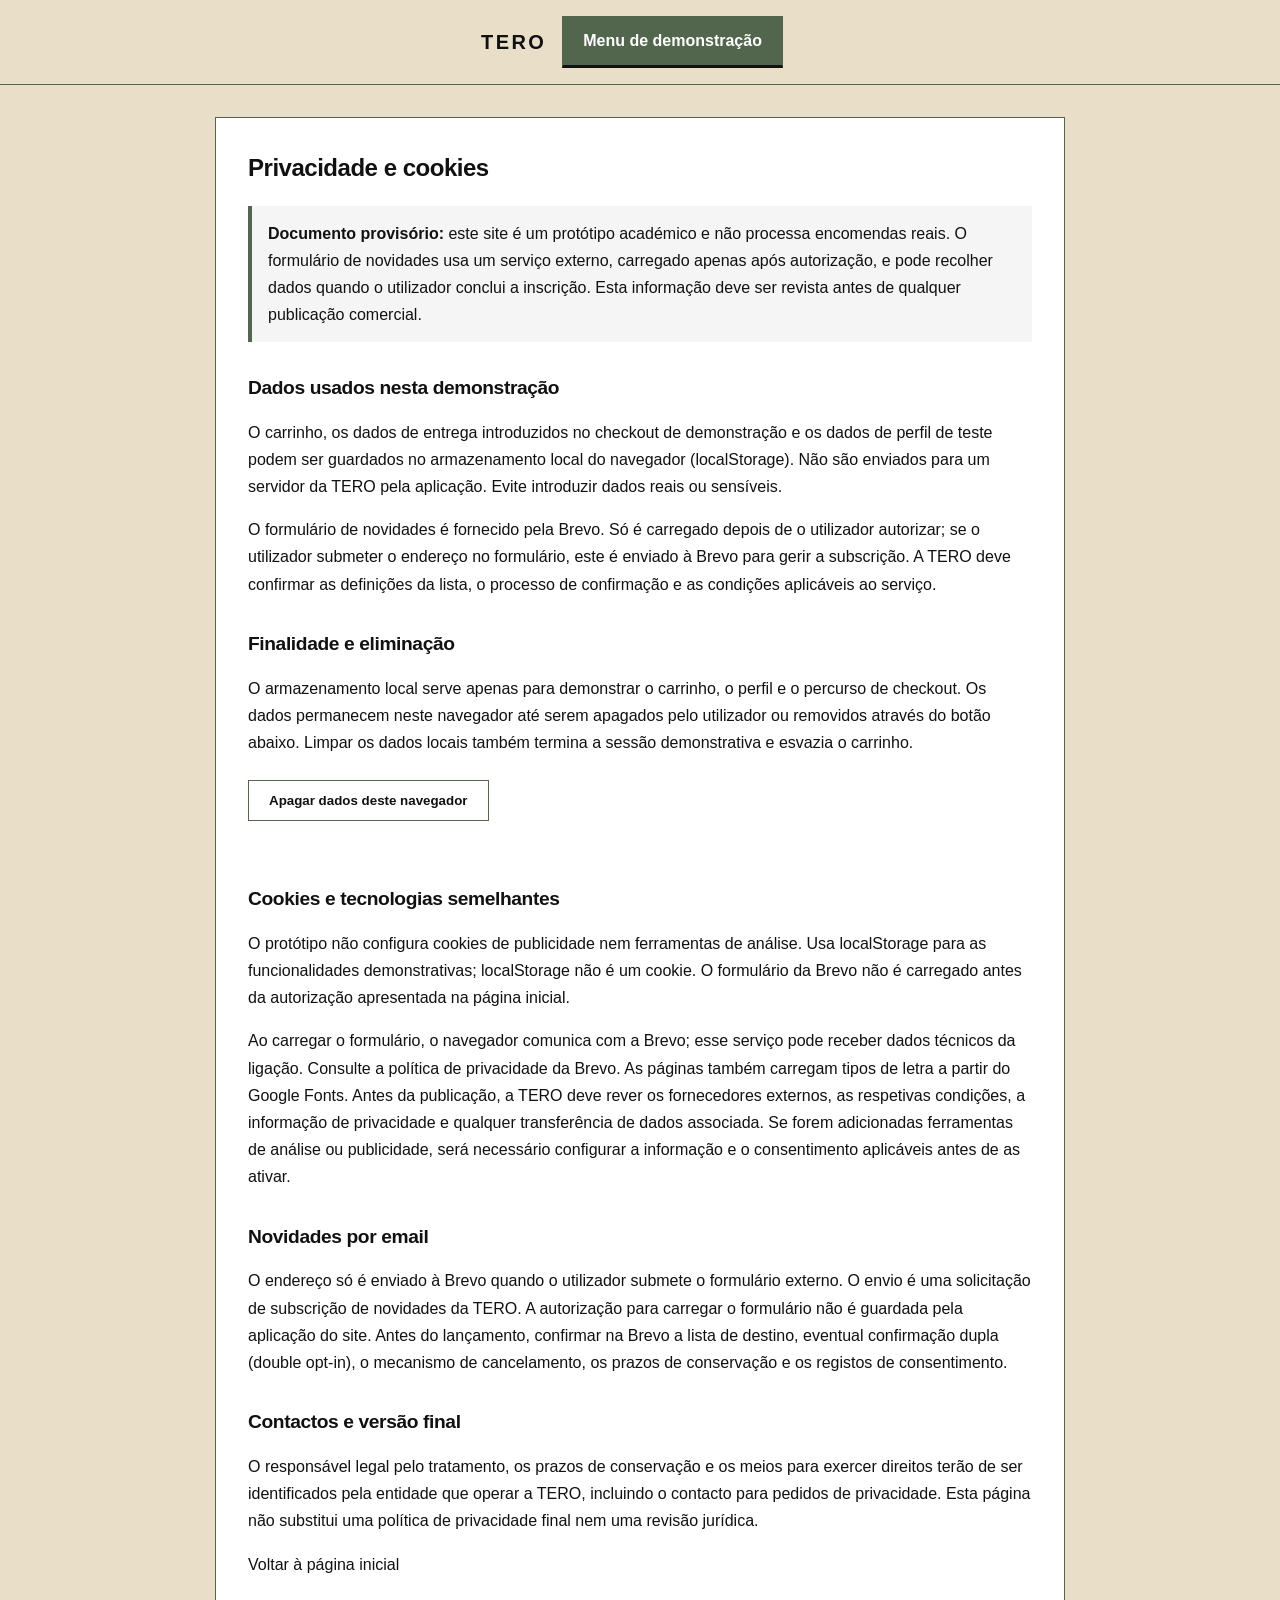
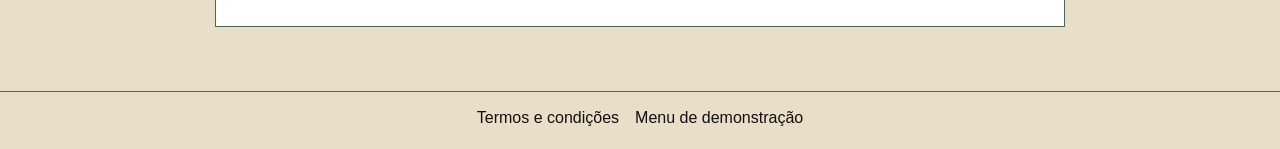
<file: privacidade.html>
<!DOCTYPE html>
<html lang="pt-PT">
<head>
  <meta charset="UTF-8" />
  <meta name="viewport" content="width=device-width, initial-scale=1.0" />
  <title>Privacidade e cookies | TERO</title>
  <meta name="description" content="Informação provisória sobre privacidade, armazenamento local, cookies e formulário Brevo no protótipo TERO." />
  <link rel="stylesheet" href="css/styles.css" />
</head>
<body class="information-page">
  <a class="skip-link" href="#privacyContent">Saltar para a informação de privacidade</a>

  <header class="site-header">
    <div class="container header-grid">
      <div class="header-center catalogue-brand">
        <a class="brand-link" href="index.html" aria-label="TERO - Página inicial">TERO</a>
        <a class="btn btn-primary" href="catalogo.html">Menu de demonstração</a>
      </div>
    </div>
  </header>

  <main id="privacyContent" class="legal-main">
    <article class="container legal-card">
      <h1>Privacidade e cookies</h1>
      <p class="legal-notice"><strong>Documento provisório:</strong> este site é um protótipo académico e não processa encomendas reais. O formulário de novidades usa um serviço externo, carregado apenas após autorização, e pode recolher dados quando o utilizador conclui a inscrição. Esta informação deve ser revista antes de qualquer publicação comercial.</p>

      <section>
        <h2>Dados usados nesta demonstração</h2>
        <p>O carrinho, os dados de entrega introduzidos no checkout de demonstração e os dados de perfil de teste podem ser guardados no armazenamento local do navegador (localStorage). Não são enviados para um servidor da TERO pela aplicação. Evite introduzir dados reais ou sensíveis.</p>
        <p>O formulário de novidades é fornecido pela Brevo. Só é carregado depois de o utilizador autorizar; se o utilizador submeter o endereço no formulário, este é enviado à Brevo para gerir a subscrição. A TERO deve confirmar as definições da lista, o processo de confirmação e as condições aplicáveis ao serviço.</p>
      </section>

      <section>
        <h2>Finalidade e eliminação</h2>
        <p>O armazenamento local serve apenas para demonstrar o carrinho, o perfil e o percurso de checkout. Os dados permanecem neste navegador até serem apagados pelo utilizador ou removidos através do botão abaixo. Limpar os dados locais também termina a sessão demonstrativa e esvazia o carrinho.</p>
        <div class="privacy-actions">
          <button type="button" class="btn btn-outline" id="clearLocalData">Apagar dados deste navegador</button>
          <p id="privacyFeedback" class="form-feedback" role="status" aria-live="polite"></p>
        </div>
      </section>

      <section id="cookies">
        <h2>Cookies e tecnologias semelhantes</h2>
        <p>O protótipo não configura cookies de publicidade nem ferramentas de análise. Usa localStorage para as funcionalidades demonstrativas; localStorage não é um cookie. O formulário da Brevo não é carregado antes da autorização apresentada na página inicial.</p>
        <p>Ao carregar o formulário, o navegador comunica com a Brevo; esse serviço pode receber dados técnicos da ligação. Consulte a <a href="https://www.brevo.com/legal/privacypolicy/" target="_blank" rel="noopener noreferrer">política de privacidade da Brevo</a>. As páginas também carregam tipos de letra a partir do Google Fonts. Antes da publicação, a TERO deve rever os fornecedores externos, as respetivas condições, a informação de privacidade e qualquer transferência de dados associada. Se forem adicionadas ferramentas de análise ou publicidade, será necessário configurar a informação e o consentimento aplicáveis antes de as ativar.</p>
      </section>

      <section id="newsletter">
        <h2>Novidades por email</h2>
        <p>O endereço só é enviado à Brevo quando o utilizador submete o formulário externo. O envio é uma solicitação de subscrição de novidades da TERO. A autorização para carregar o formulário não é guardada pela aplicação do site. Antes do lançamento, confirmar na Brevo a lista de destino, eventual confirmação dupla (double opt-in), o mecanismo de cancelamento, os prazos de conservação e os registos de consentimento.</p>
      </section>

      <section>
        <h2>Contactos e versão final</h2>
        <p>O responsável legal pelo tratamento, os prazos de conservação e os meios para exercer direitos terão de ser identificados pela entidade que operar a TERO, incluindo o contacto para pedidos de privacidade. Esta página não substitui uma política de privacidade final nem uma revisão jurídica.</p>
      </section>

      <p><a href="index.html">Voltar à página inicial</a></p>
    </article>
  </main>

  <footer class="site-footer checkout-footer">
    <div class="container footer-bottom">
      <nav aria-label="Informação legal">
        <a href="termos.html">Termos e condições</a>
        <a href="catalogo.html">Menu de demonstração</a>
      </nav>
    </div>
  </footer>

  <script src="js/privacidade.js"></script>
</body>
</html>
</file>
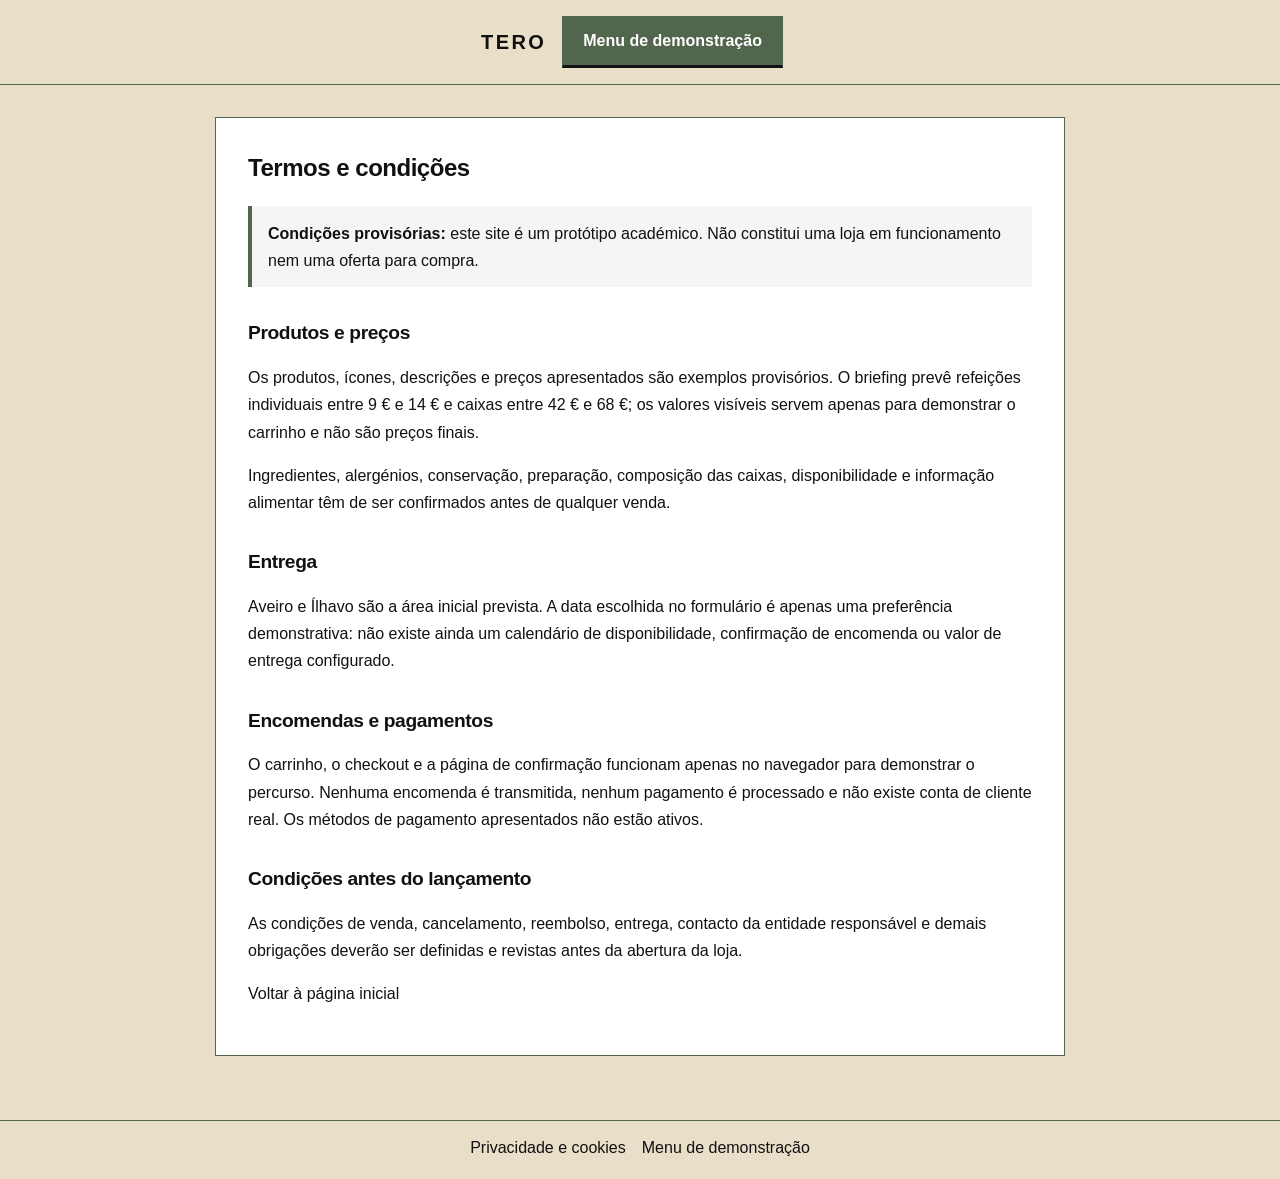
<file: termos.html>
<!DOCTYPE html>
<html lang="pt-PT">
<head>
  <meta charset="UTF-8" />
  <meta name="viewport" content="width=device-width, initial-scale=1.0" />
  <title>Termos e condições | TERO</title>
  <meta name="description" content="Termos provisórios de utilização do protótipo de encomendas TERO." />
  <link rel="stylesheet" href="css/styles.css" />
</head>
<body class="information-page">
  <a class="skip-link" href="#termsContent">Saltar para os termos</a>

  <header class="site-header">
    <div class="container header-grid">
      <div class="header-center catalogue-brand">
        <a class="brand-link" href="index.html" aria-label="TERO - Página inicial">TERO</a>
        <a class="btn btn-primary" href="catalogo.html">Menu de demonstração</a>
      </div>
    </div>
  </header>

  <main id="termsContent" class="legal-main">
    <article class="container legal-card">
      <h1>Termos e condições</h1>
      <p class="legal-notice"><strong>Condições provisórias:</strong> este site é um protótipo académico. Não constitui uma loja em funcionamento nem uma oferta para compra.</p>

      <section>
        <h2>Produtos e preços</h2>
        <p>Os produtos, ícones, descrições e preços apresentados são exemplos provisórios. O briefing prevê refeições individuais entre 9 € e 14 € e caixas entre 42 € e 68 €; os valores visíveis servem apenas para demonstrar o carrinho e não são preços finais.</p>
        <p>Ingredientes, alergénios, conservação, preparação, composição das caixas, disponibilidade e informação alimentar têm de ser confirmados antes de qualquer venda.</p>
      </section>

      <section>
        <h2>Entrega</h2>
        <p>Aveiro e Ílhavo são a área inicial prevista. A data escolhida no formulário é apenas uma preferência demonstrativa: não existe ainda um calendário de disponibilidade, confirmação de encomenda ou valor de entrega configurado.</p>
      </section>

      <section>
        <h2>Encomendas e pagamentos</h2>
        <p>O carrinho, o checkout e a página de confirmação funcionam apenas no navegador para demonstrar o percurso. Nenhuma encomenda é transmitida, nenhum pagamento é processado e não existe conta de cliente real. Os métodos de pagamento apresentados não estão ativos.</p>
      </section>

      <section>
        <h2>Condições antes do lançamento</h2>
        <p>As condições de venda, cancelamento, reembolso, entrega, contacto da entidade responsável e demais obrigações deverão ser definidas e revistas antes da abertura da loja.</p>
      </section>

      <p><a href="index.html">Voltar à página inicial</a></p>
    </article>
  </main>

  <footer class="site-footer checkout-footer">
    <div class="container footer-bottom">
      <nav aria-label="Informação legal">
        <a href="privacidade.html">Privacidade e cookies</a>
        <a href="catalogo.html">Menu de demonstração</a>
      </nav>
    </div>
  </footer>
</body>
</html>
</file>
<file: css/styles.css>
:root {
  --bg: #e9dfc9;
  --surface: #52664d;
  --surface-strong: #52664d;
  --text: #111111;
  --text-soft: #52664d;
  --border: #52664d;
  --shadow: none;
  --radius: 0;
  --radius-sm: 0;
  --container: 1200px;
}

.newsletter-consent {
  flex: 0 0 100%;
  display: flex;
  align-items: flex-start;
  gap: 0.55rem;
  color: #fff;
  font-size: 0.85rem;
  font-weight: 400;
}

.newsletter-consent input {
  flex: 0 0 18px;
  width: 18px;
  min-width: 18px;
  height: 18px;
  margin: 0.1rem 0 0;
  accent-color: #52664d;
}

.newsletter-privacy {
  flex: 0 0 100%;
}

.newsletter-card p a {
  text-decoration: underline;
}

.provisional-note {
  margin: 0 0 1.25rem;
  padding: 0.85rem 1rem;
  border-left: 4px solid #52664d;
  background: #f5f5f5;
  color: #444;
  font-size: 0.9rem;
}

.section-title {
  margin: 0 0 1rem;
  font-size: clamp(1.5rem, 3vw, 2rem);
}

.steps-grid {
  display: grid;
  grid-template-columns: repeat(3, minmax(0, 1fr));
  gap: 1rem;
}

.steps-grid h3 {
  margin: 0 0 0.5rem;
}

.steps-grid p {
  margin: 0;
}

.legal-main {
  padding: 2rem 0 4rem;
}

.legal-card {
  max-width: 850px;
  margin-inline: auto;
  padding: clamp(1rem, 3vw, 2rem);
  border: 1px solid var(--border);
  background: #fff;
}

.legal-card h1 {
  margin-top: 0;
}

.legal-card h2 {
  margin-top: 2rem;
  font-size: 1.2rem;
}

.legal-card section + section {
  margin-top: 1.5rem;
}

.legal-card p,
.legal-card li {
  line-height: 1.7;
}

.legal-notice {
  padding: 0.85rem 1rem;
  border-left: 4px solid #52664d;
  background: #f5f5f5;
}

.privacy-actions {
  margin-top: 1.5rem;
}

.privacy-actions .form-feedback {
  color: #9d1f1f;
}

.form-hint {
  margin: 0 0 0.8rem;
  color: #5d5d5d;
  font-size: 0.88rem;
}

.confirmation-card {
  max-width: 760px;
  margin-inline: auto;
}

.confirmation-card .checkout-actions {
  justify-content: flex-start;
}

* {
  box-sizing: border-box;
}

.dish-info {
  margin-top: 0.75rem;
  color: #444;
  font-size: 0.85rem;
}

.dish-info summary {
  color: #52664d;
  font-weight: 600;
  cursor: pointer;
}

.dish-info dl {
  display: grid;
  gap: 0.4rem;
  margin: 0.65rem 0 0;
}

.dish-info dl div {
  display: grid;
  grid-template-columns: minmax(90px, 0.7fr) 1.3fr;
  gap: 0.4rem;
}

.dish-info dd {
  margin: 0;
}

html {
  scroll-behavior: smooth;
}

#contactos {
  scroll-margin-top: 5rem;
}

body {
  margin: 0;
  font-family: "Work Sans", "Segoe UI", sans-serif;
  color: var(--text);
  background: var(--bg);
  line-height: 1.5;
}

h1,
h2,
h3,
.logo-label,
.nav-title {
  font-family: "Sora", "Segoe UI", sans-serif;
  letter-spacing: -0.02em;
}

a {
  color: inherit;
  text-decoration: none;
}

img,
svg {
  max-width: 100%;
}

.container {
  width: min(var(--container), 92%);
  margin-inline: auto;
}

.section {
  padding: 2.5rem 0;
}

.skip-link {
  position: absolute;
  left: -9999px;
  top: 0;
  background: #000;
  color: #fff;
  padding: 0.75rem 1rem;
  z-index: 500;
}

.skip-link:focus {
  left: 1rem;
}

.site-header {
  position: sticky;
  top: 0;
  z-index: 200;
  background: rgba(233, 223, 201, 0.95);
  border-bottom: 1px solid var(--border);
  backdrop-filter: blur(8px);
}

.header-grid {
  display: grid;
  grid-template-columns: 1fr auto;
  align-items: center;
  gap: 1rem;
  padding: 1rem 0;
}

.left-nav {
  display: none;
}

.header-right {
  background: #ffffff;
  border: 1px solid var(--border);
  border-radius: var(--radius-sm);
  padding: 0.75rem 1rem;
  box-shadow: var(--shadow);
}

.footer-grid a:hover {
  background: #52664d;
  color: #ffffff;
}

.header-center {
  display: flex;
  justify-content: center;
}

.header-right {
  display: flex;
  align-items: center;
  gap: 0.75rem;
}

.menu-toggle {
  display: inline-flex;
  position: fixed;
  top: 1rem;
  left: 1rem;
  z-index: 300;
  width: 2.5rem;
  height: 2.5rem;
  border: 1px solid #52664d;
  border-radius: 0;
  background: #52664d;
  align-items: center;
  justify-content: center;
  flex-direction: column;
  gap: 0.22rem;
  cursor: pointer;
}

.menu-toggle span {
  width: 18px;
  height: 2px;
  background: #ffffff;
  border-radius: 0;
}

.text-link {
  border: 0;
  background: transparent;
  color: var(--text);
  font-size: 0.95rem;
  cursor: pointer;
}

.btn {
  border: 1px solid transparent;
  border-radius: 0;
  padding: 0.75rem 1.25rem;
  font-weight: 600;
  font-family: "Sora", "Segoe UI", sans-serif;
  cursor: pointer;
  transition: background-color 0.2s ease, color 0.2s ease;
}

.btn:hover {
  transform: none;
}

.btn-primary {
  background: #52664d;
  color: #fff;
}

.btn-primary:hover {
  background: #52664d;
}

.btn-outline {
  border-color: #52664d;
  background: #fff;
  color: #111111;
}

.mobile-menu {
  display: none;
  position: fixed;
  top: 4.25rem;
  left: 1rem;
  z-index: 299;
  width: min(300px, 92%);
  padding: 0.75rem;
  background: #fff;
  border: 1px solid var(--border);
  border-radius: var(--radius-sm);
  box-shadow: var(--shadow);
}

.mobile-menu.open {
  display: block;
}

.mobile-menu ul {
  margin: 0;
  padding: 0;
  list-style: none;
  display: grid;
  gap: 0.35rem;
}

.mobile-menu a {
  display: block;
  padding: 0.65rem 0.75rem;
  border-radius: 0;
  font-weight: 500;
}

.mobile-menu a:hover {
  background: var(--surface);
}

.btn-large {
  margin-top: 0.5rem;
  font-size: 1rem;
  padding: 0.85rem 1.5rem;
}

.hero-grid {
  display: grid;
  grid-template-columns: 1.2fr 1fr;
  gap: 1.5rem;
  align-items: stretch;
}

.hero-media,
.hero-content,
.info-card,
.about-card,
.newsletter-card {
  margin: 0;
  background: var(--surface);
  border: 1px solid var(--border);
  border-radius: var(--radius);
  box-shadow: var(--shadow);
  color: #fff;
}

.media-placeholder {
  min-height: 360px;
  border-radius: inherit;
  display: grid;
  place-content: center;
  text-align: center;
  color: #ffffff;
  background:
    linear-gradient(145deg, #52664d, #52664d),
    repeating-linear-gradient(
      45deg,
      rgba(255, 255, 255, 0.08),
      rgba(255, 255, 255, 0.08) 10px,
      rgba(120, 0, 22, 0.4) 10px,
      rgba(120, 0, 22, 0.4) 20px
    );
  padding: 1rem;
}

.hero-content {
  padding: 2rem;
  display: grid;
  align-content: center;
  gap: 0.9rem;
}

.logo-label {
  margin: 0;
  font-size: 0.95rem;
  letter-spacing: 0.18em;
  color: #fff;
}

.hero-content h1 {
  margin: 0;
  font-size: clamp(1.6rem, 3vw, 2.35rem);
}

.hero-content p {
  margin: 0;
  color: #fff;
}

.stats-grid {
  display: grid;
  grid-template-columns: repeat(3, minmax(0, 1fr));
  gap: 1rem;
}

.info-card {
  padding: 1.4rem;
}

.info-card h2 {
  margin: 0;
  font-size: 1.1rem;
}

.big-number {
  margin: 0.5rem 0 0;
  font-size: clamp(1.85rem, 4vw, 2.6rem);
  font-family: "Sora", "Segoe UI", sans-serif;
}

.location-row {
  margin: 0.7rem 0 0;
  display: inline-flex;
  align-items: center;
  gap: 0.5rem;
  font-weight: 500;
}

.location-row svg {
  width: 1.4rem;
  fill: #fff;
}

.about-card,
.newsletter-card {
  padding: 1.6rem;
}

.newsletter-card {
  padding: 0.75rem;
  box-shadow: none;
}

.newsletter.section {
  padding: 0.75rem 0;
}

.newsletter-card .form-feedback {
  display: block;
}

.about-card h2,
.newsletter-card h2 {
  margin-top: 0;
}

.about-card p,
.newsletter-card p {
  margin-bottom: 0;
  color: #fff;
}

.promo-text {
  margin-top: 0.8rem;
}

.contact-phone {
  margin-top: 0.8rem;
  font-weight: 600;
  color: #fff;
}

.auth-form input {
  flex: 1;
  min-width: 220px;
  border: 1px solid #52664d;
  border-radius: 0;
  padding: 0.7rem 0.8rem;
  font: inherit;
}

.auth-form input:focus {
  outline: 2px solid #52664d;
  border-color: #52664d;
}

.newsletter-consent {
  margin: 1rem 0 0;
  line-height: 1.5;
}

.newsletter-consent span {
  flex: 1 1 auto;
}

.newsletter-actions {
  display: flex;
  justify-content: center;
  margin-top: 1rem;
}

.newsletter-actions button:disabled {
  cursor: not-allowed;
  opacity: 0.65;
}

.newsletter-embed {
  max-width: 540px;
  margin: 1.25rem auto 0;
  background: #fff;
}

.newsletter-embed iframe {
  display: block;
  width: 100%;
  max-width: 540px;
  height: 305px;
  margin: 0 auto;
  border: 0;
}

.newsletter-embed[hidden] {
  display: none;
}

.newsletter-privacy {
  line-height: 1.5;
}

.newsletter-privacy a {
  color: #fff;
}

.newsletter-consent {
  margin: 1rem 0 0;
  line-height: 1.5;
}

.newsletter-consent span {
  flex: 1 1 auto;
}

.newsletter-actions {
  display: flex;
  justify-content: center;
  margin-top: 1rem;
}

.newsletter-actions button:disabled {
  cursor: not-allowed;
  opacity: 0.65;
}

.newsletter-embed {
  max-width: 540px;
  margin: 1.25rem auto 0;
  background: #fff;
}

.newsletter-embed iframe {
  display: block;
  width: 100%;
  max-width: 540px;
  height: 305px;
  margin: 0 auto;
  border: 0;
}

.newsletter-embed[hidden] {
  display: none;
}

.newsletter-privacy {
  line-height: 1.5;
}

.newsletter-privacy a {
  color: #fff;
}

.form-feedback {
  margin-top: 0.75rem;
  min-height: 1.25rem;
  font-size: 0.92rem;
}

.site-footer {
  margin-top: 2rem;
  background: var(--bg);
  border-top: 1px solid var(--border);
}

.footer-grid {
  padding: 2.2rem 0 1.4rem;
  display: grid;
  grid-template-columns: repeat(4, minmax(0, 1fr));
  gap: 1.2rem;
}

.footer-grid h3 {
  margin-top: 0;
  margin-bottom: 0.7rem;
  font-size: 1rem;
}

.footer-grid ul {
  margin: 0;
  padding: 0;
  list-style: none;
  display: grid;
  gap: 0.35rem;
  color: var(--text-soft);
}

.footer-grid a {
  border-radius: 0;
  padding: 0.15rem 0.2rem;
}

.footer-bottom {
  border-top: 1px solid var(--border);
  padding: 0.9rem 0 1.2rem;
  display: flex;
  justify-content: space-between;
  align-items: center;
  gap: 0.8rem;
  flex-wrap: wrap;
}

.footer-bottom nav {
  display: flex;
  gap: 1rem;
  flex-wrap: wrap;
}

.social-links {
  display: inline-flex;
  gap: 0.45rem;
}

.social-links a {
  width: 2rem;
  height: 2rem;
  border-radius: 0;
  border: 1px solid #52664d;
  background: #fff;
  display: grid;
  place-items: center;
  font-size: 0.75rem;
  font-weight: 700;
}

.modal {
  position: fixed;
  inset: 0;
  display: none;
  z-index: 400;
}

.modal.open {
  display: block;
}

.modal-backdrop {
  position: absolute;
  inset: 0;
  background: rgba(17, 17, 17, 0.65);
}

.modal-panel {
  position: relative;
  width: min(560px, 92%);
  margin: 10vh auto;
  background: #fff;
  border: 1px solid var(--border);
  border-radius: var(--radius);
  box-shadow: var(--shadow);
  padding: 1.25rem;
}

.modal-close {
  position: absolute;
  top: 0.55rem;
  right: 0.65rem;
  border: 0;
  background: transparent;
  font-size: 1.5rem;
  cursor: pointer;
}

.modal-panel h2 {
  margin-top: 0;
  margin-bottom: 0.25rem;
}

.modal-note {
  margin-top: 0;
  color: var(--text-soft);
  font-size: 0.9rem;
}

.auth-switch {
  display: inline-flex;
  background: var(--surface);
  border: 1px solid var(--border);
  border-radius: 0;
  padding: 0.2rem;
  margin: 0.45rem 0 0.8rem;
}

.tab-btn {
  border: 0;
  background: transparent;
  border-radius: 0;
  padding: 0.45rem 0.9rem;
  cursor: pointer;
  font-weight: 600;
}

.tab-btn.active {
  background: #fff;
  box-shadow: none;
}

.auth-form {
  display: grid;
  gap: 0.45rem;
}

.auth-form label {
  margin-top: 0.5rem;
  font-weight: 600;
}

.hidden {
  display: none !important;
}

.profile-bubble {
  width: 2.2rem;
  height: 2.2rem;
  border-radius: 0;
  border: 1px solid #52664d;
  background: #fff;
  display: grid;
  place-items: center;
  font-family: "Sora", "Segoe UI", sans-serif;
  font-size: 0.8rem;
  font-weight: 700;
}

.visually-hidden {
  position: absolute;
  width: 1px;
  height: 1px;
  padding: 0;
  margin: -1px;
  overflow: hidden;
  clip: rect(0, 0, 0, 0);
  border: 0;
}

@media (max-width: 1040px) {
  .header-grid {
    grid-template-columns: 1fr auto;
    gap: 0.8rem;
  }

  .left-nav {
    display: none;
  }

  .menu-toggle {
    left: 1rem;
  }

  .menu-toggle span {
    width: 18px;
    height: 2px;
    background: #ffffff;
    border-radius: 0;
  }

  .mobile-menu {
    display: none;
    border-top: 1px solid var(--border);
    background: #fff;
  }

  .header-center {
    grid-column: 1;
    justify-content: flex-end;
    margin-left: 3.5rem;
  }

  .header-right {
    grid-column: 2;
    justify-content: flex-end;
  }

  .mobile-menu.open {
    display: block;
  }

  .mobile-menu ul {
    width: min(var(--container), 92%);
    margin: 0.75rem auto;
    padding: 0;
    list-style: none;
    display: grid;
    gap: 0.35rem;
  }

  .mobile-menu a {
    display: block;
    background: var(--surface);
    color: #ffffff;
    border: 1px solid var(--border);
    border-radius: 0;
    padding: 0.7rem 0.85rem;
    font-weight: 500;
  }

  .hero-grid {
    grid-template-columns: 1fr;
  }

  .media-placeholder {
    min-height: 280px;
  }

  .stats-grid {
    grid-template-columns: repeat(2, minmax(0, 1fr));
  }

  .footer-grid {
    grid-template-columns: repeat(2, minmax(0, 1fr));
  }
}

@media (max-width: 720px) {
  .header-cart {
    min-height: 38px;
    padding: 0.5rem 2.5rem 0.5rem 0.65rem;
    font-size: 0.78rem;
  }

  .header-cart .cart-badge {
    right: 0.35rem;
  }

  .header-center {
    justify-content: flex-end;
    margin-left: 3.1rem;
  }

  .header-right {
    gap: 0.45rem;
    padding: 0.6rem;
    width: auto;
  }

  .header-right .btn,
  .header-right .text-link {
    font-size: 0.85rem;
    padding: 0.6rem 0.8rem;
  }

  .header-center .btn {
    padding: 0.65rem 0.9rem;
  }

  @media (max-width: 420px) {
    .header-right {
      gap: 0.3rem;
      padding: 0.35rem;
    }

    .header-right .btn,
    .header-right .text-link {
      font-size: 0.68rem;
      padding: 0.4rem 0.45rem;
    }
  }

  .stats-grid,
  .footer-grid,
  .steps-grid {
    grid-template-columns: 1fr;
  }

  .newsletter-card button {
    width: 100%;
  }

  .newsletter-card .newsletter-consent input {
    width: 18px;
  }
}

/* Catálogo */
.catalogue-page {
  padding-bottom: 108px;
}

.catalogue-main {
  padding: 2rem 0 3rem;
}

.catalogue-brand {
  gap: 1rem;
  align-items: center;
}

.brand-link {
  font-family: "Sora", "Segoe UI", sans-serif;
  font-size: 1.25rem;
  font-weight: 700;
  letter-spacing: 0.12em;
}

.header-cart {
  position: relative;
  min-height: 44px;
  border: 1px solid #111;
  background: #fff;
  color: #111;
  padding: 0.65rem 3rem 0.65rem 0.9rem;
  font: inherit;
  font-weight: 700;
  cursor: pointer;
}

.header-cart .cart-badge {
  right: 0.45rem;
  min-width: 1.55rem;
  height: 1.55rem;
}

.catalogue-brand .btn-primary {
  border-bottom: 3px solid #111;
}

.mobile-menu a.active {
  background: #52664d;
  color: #fff;
}

.catalogue-heading {
  display: flex;
  justify-content: space-between;
  align-items: end;
  gap: 1.5rem;
  margin-bottom: 1.25rem;
}

.catalogue-heading h1 {
  margin: 0.15rem 0 0;
  font-size: clamp(1.8rem, 4vw, 3rem);
}

.catalogue-kicker {
  margin: 0;
  color: #52664d;
  font-family: "Sora", "Segoe UI", sans-serif;
  font-weight: 700;
  text-transform: uppercase;
  letter-spacing: 0.12em;
  font-size: 0.78rem;
}

.catalogue-heading > p {
  margin: 0 0 0.25rem;
  color: var(--text-soft);
  font-weight: 600;
}

.order-progress {
  display: grid;
  grid-template-columns: repeat(4, minmax(0, 1fr));
  margin: 0 0 2rem;
  padding: 0;
  list-style: none;
  position: relative;
}

.order-progress::before {
  content: "";
  position: absolute;
  left: 6%;
  right: 6%;
  top: 19px;
  height: 2px;
  background: #d8d8d8;
}

.order-progress li {
  display: grid;
  justify-items: center;
  gap: 0.45rem;
  text-align: center;
  color: #777;
  position: relative;
  z-index: 1;
  cursor: pointer;
}

.order-progress li span {
  width: 40px;
  height: 40px;
  display: grid;
  place-items: center;
  border: 2px solid #d8d8d8;
  background: #fff;
  font-family: "Sora", "Segoe UI", sans-serif;
  font-weight: 700;
}

.order-progress li strong {
  font-size: 0.82rem;
}

.order-progress li.active {
  color: #52664d;
}

.order-progress li.active span {
  color: #fff;
  background: #52664d;
  border-color: #52664d;
}

.order-progress li.completed span {
  color: #fff;
  background: #52664d;
  border-color: #52664d;
}

.order-progress li.completed {
  color: #52664d;
}

.order-progress li.disabled-step {
  cursor: not-allowed;
  opacity: 0.55;
}

.catalogue-grid {
  display: grid;
  grid-template-columns: repeat(3, minmax(0, 1fr));
  gap: 1.25rem;
}

.product-card {
  min-width: 0;
  background: #f2f2f2;
  border: 1px solid #dedede;
  overflow: hidden;
}

.product-image {
  min-height: 220px;
  display: grid;
  place-items: center;
  background: #e7e7e7;
  border-bottom: 1px solid #dedede;
  font-size: clamp(5rem, 9vw, 8rem);
}

.product-details {
  padding: 1rem;
}

.product-details h2 {
  margin: 0 0 0.35rem;
  font-size: 1.15rem;
}

.product-details p {
  min-height: 3em;
  margin: 0;
  color: #5d5d5d;
  font-size: 0.92rem;
}

.product-card-footer {
  display: grid;
  grid-template-columns: auto 1fr;
  align-items: center;
  gap: 0.75rem;
  margin-top: 1rem;
}

.product-card-footer > strong {
  font-family: "Sora", "Segoe UI", sans-serif;
  font-size: 1.05rem;
  white-space: nowrap;
}

.product-card-footer .btn {
  width: 100%;
  padding-inline: 0.7rem;
  font-size: 0.82rem;
}

.ordering-bar {
  position: fixed;
  left: 0;
  right: 0;
  bottom: 0;
  z-index: 250;
  background: #fff;
  border-top: 2px solid #111;
}

.ordering-bar-grid {
  min-height: 92px;
  display: grid;
  grid-template-columns: 220px 1fr auto;
  align-items: center;
  gap: 1.25rem;
  padding-block: 0.75rem;
}

.quantity-controls {
  display: grid;
  grid-template-columns: 44px 56px 44px;
  align-items: center;
  border: 1px solid #c9c9c9;
}

.quantity-controls button {
  height: 44px;
  border: 0;
  background: #52664d;
  color: #fff;
  font-size: 1.25rem;
  cursor: pointer;
}

.quantity-controls output {
  text-align: center;
  font-family: "Sora", "Segoe UI", sans-serif;
  font-weight: 700;
}

.order-total {
  display: flex;
  align-items: baseline;
  gap: 0.6rem;
}

.order-total span {
  color: #666;
}

.order-total strong {
  font-family: "Sora", "Segoe UI", sans-serif;
  font-size: 1.45rem;
}

.ordering-actions {
  display: flex;
  align-items: center;
  gap: 0.65rem;
}

.cart-button {
  position: relative;
  border-color: #111;
  background: #fff;
  color: #111;
  padding-right: 3.1rem;
}

.cart-badge {
  position: absolute;
  right: 0.55rem;
  top: 50%;
  transform: translateY(-50%);
  min-width: 1.7rem;
  height: 1.7rem;
  display: grid;
  place-items: center;
  background: #52664d;
  color: #fff;
  font-size: 0.75rem;
}

.cart-drawer {
  position: fixed;
  top: 0;
  right: 0;
  bottom: 0;
  z-index: 350;
  width: min(430px, 92vw);
  background: #fff;
  border-left: 2px solid #111;
  transform: translateX(100%);
  transition: transform 0.25s ease;
  display: grid;
  grid-template-rows: auto 1fr auto;
}

.cart-drawer.open {
  transform: translateX(0);
}

.cart-backdrop {
  position: fixed;
  inset: 0;
  z-index: 340;
  background: rgba(17, 17, 17, 0.55);
}

.cart-drawer-header,
.cart-drawer-footer {
  display: flex;
  justify-content: space-between;
  align-items: center;
  gap: 1rem;
  padding: 1rem;
  border-bottom: 1px solid #ddd;
}

.cart-drawer-header h2 {
  margin: 0;
}

.cart-drawer-header button,
.remove-item {
  width: 2.25rem;
  height: 2.25rem;
  border: 1px solid #111;
  background: #fff;
  cursor: pointer;
  font-size: 1.2rem;
}

.cart-drawer-footer {
  border-top: 1px solid #ddd;
  border-bottom: 0;
}

.cart-items {
  overflow-y: auto;
  padding: 0.75rem 1rem;
}

.cart-item {
  display: grid;
  grid-template-columns: 52px 1fr auto 32px;
  align-items: center;
  gap: 0.75rem;
  padding: 0.75rem 0;
  border-bottom: 1px solid #e6e6e6;
}

.cart-item-icon {
  width: 52px;
  height: 52px;
  display: grid;
  place-items: center;
  background: #eee;
  font-size: 1.8rem;
}

.cart-item-info {
  display: grid;
  gap: 0.15rem;
}

.cart-item-controls {
  display: grid;
  grid-template-columns: 30px 28px 30px;
  align-items: center;
  text-align: center;
  border: 1px solid #ccc;
}

.cart-item-controls button {
  height: 30px;
  border: 0;
  background: #fff;
  cursor: pointer;
  font-weight: 700;
}

.remove-item {
  width: 32px;
  height: 32px;
  border: 0;
}

.empty-cart {
  color: #777;
  text-align: center;
  margin-top: 2rem;
}

.toast {
  position: fixed;
  left: 50%;
  bottom: 112px;
  z-index: 400;
  transform: translate(-50%, 20px);
  padding: 0.75rem 1rem;
  background: #111;
  color: #fff;
  opacity: 0;
  pointer-events: none;
  transition: opacity 0.2s ease, transform 0.2s ease;
}

.toast.show {
  opacity: 1;
  transform: translate(-50%, 0);
}

@media (max-width: 1040px) {
  .catalogue-grid {
    grid-template-columns: repeat(2, minmax(0, 1fr));
  }

  .ordering-bar-grid {
    grid-template-columns: 180px 1fr auto;
  }

  .catalogue-brand {
    margin-left: 3.5rem;
  }
}

@media (max-width: 720px) {
  .catalogue-page {
    padding-bottom: 152px;
  }

  .catalogue-heading {
    align-items: start;
  }

  .catalogue-heading > p {
    max-width: 150px;
    text-align: right;
  }

  .order-progress {
    margin-bottom: 1.25rem;
  }

  .order-progress li strong {
    font-size: 0.68rem;
  }

  .order-progress li span {
    width: 34px;
    height: 34px;
  }

  .order-progress::before {
    top: 16px;
  }

  .catalogue-grid {
    grid-template-columns: repeat(2, minmax(0, 1fr));
    gap: 0.65rem;
  }

  .product-image {
    min-height: 150px;
  }

  .product-details {
    padding: 0.75rem;
  }

  .product-details p {
    min-height: 4.5em;
  }

  .product-card-footer {
    grid-template-columns: 1fr;
  }

  .ordering-bar-grid {
    min-height: 132px;
    grid-template-columns: 1fr auto;
    gap: 0.55rem;
  }

  .quantity-controls {
    grid-template-columns: 38px 42px 38px;
  }

  .quantity-controls button {
    height: 38px;
  }

  .order-total {
    justify-self: end;
  }

  .order-total strong {
    font-size: 1.1rem;
  }

  .ordering-actions {
    grid-column: 1 / -1;
  }

  .ordering-actions .btn {
    flex: 1;
  }

  .brand-link {
    display: none;
  }
}

/* Perfil */
.profile-main {
  padding: 2.25rem 0 4rem;
}

.profile-container {
  max-width: 1100px;
}

.profile-main h1 {
  margin: 0 0 1.25rem;
  font-size: clamp(1.8rem, 4vw, 3rem);
}

.profile-summary,
.profile-card,
.account-actions {
  background: #f2f2f2;
  border: 1px solid #dedede;
}

.profile-summary {
  display: grid;
  grid-template-columns: 96px 1fr auto;
  align-items: center;
  gap: 1.25rem;
  padding: 1.25rem;
  margin-bottom: 1.25rem;
}

.profile-avatar {
  width: 96px;
  height: 96px;
  border-radius: 50%;
  display: grid;
  place-items: center;
  background: #52664d;
  color: #fff;
  font-family: "Sora", "Segoe UI", sans-serif;
  font-size: 1.5rem;
  font-weight: 700;
}

.profile-summary-info h2,
.profile-summary-info p {
  margin: 0;
}

.profile-summary-info p {
  color: #666;
  margin-top: 0.25rem;
}

.account-status {
  display: inline-block;
  margin-top: 0.55rem;
  color: #52664d;
  font-size: 0.78rem;
  font-weight: 700;
  text-transform: uppercase;
  letter-spacing: 0.06em;
}

.profile-grid {
  display: grid;
  grid-template-columns: repeat(2, minmax(0, 1fr));
  gap: 1.25rem;
  margin-bottom: 1.25rem;
}

.profile-card {
  padding: 1.25rem;
}

.profile-card-heading {
  display: flex;
  justify-content: space-between;
  align-items: center;
  gap: 1rem;
  padding-bottom: 0.85rem;
  border-bottom: 1px solid #d4d4d4;
  margin-bottom: 1rem;
}

.profile-card-heading h2,
.account-actions h2 {
  margin: 0;
  font-size: 1.15rem;
}

.text-action {
  border: 0;
  background: transparent;
  color: #52664d;
  font: inherit;
  font-weight: 700;
  cursor: pointer;
  padding: 0.25rem;
}

.information-list dl,
.address-view dl {
  margin: 0;
  display: grid;
  gap: 0.75rem;
}

.information-list dl div,
.address-view dl div {
  display: grid;
  grid-template-columns: minmax(120px, 0.8fr) 1.2fr;
  gap: 0.75rem;
  padding-bottom: 0.65rem;
  border-bottom: 1px solid #dedede;
}

.information-list dt,
.address-view dt {
  color: #777;
  font-size: 0.84rem;
}

.information-list dd,
.address-view dd {
  margin: 0;
  font-weight: 600;
  overflow-wrap: anywhere;
}

.profile-form {
  display: grid;
  gap: 0.55rem;
}

.profile-form label {
  font-size: 0.85rem;
  font-weight: 700;
  margin-top: 0.25rem;
}

.profile-form input {
  width: 100%;
  min-height: 42px;
  border: 1px solid #bbb;
  background: #fff;
  border-radius: 0;
  padding: 0.65rem 0.75rem;
  font: inherit;
}

.profile-form input:focus {
  outline: 2px solid #52664d;
  border-color: #52664d;
}

.field-error {
  min-height: 1.1rem;
  margin: 0.15rem 0;
  color: #9d1f1f;
  font-size: 0.82rem;
}

.form-actions {
  display: flex;
  gap: 0.6rem;
  margin-top: 0.35rem;
  flex-wrap: wrap;
}

.empty-message {
  margin: 0;
  color: #666;
}

.orders-section {
  margin-bottom: 1.25rem;
}

.empty-orders {
  min-height: 150px;
  display: grid;
  place-items: center;
  align-content: center;
  gap: 0.75rem;
  text-align: center;
  color: #666;
}

.empty-orders p {
  margin: 0;
}

.account-actions {
  padding: 1.25rem;
}

.account-actions h2 {
  margin-bottom: 0.75rem;
}

.account-action-list {
  display: grid;
  grid-template-columns: repeat(3, minmax(0, 1fr));
  gap: 0.6rem;
}

.account-action-list button {
  min-height: 44px;
  border: 1px solid #777;
  background: #fff;
  color: #111;
  font: inherit;
  font-weight: 700;
  cursor: pointer;
}

.text-action:disabled,
.profile-summary > .btn:disabled {
  opacity: 0.55;
  cursor: not-allowed;
}

.account-action-list .danger-action {
  border-color: #52664d;
  color: #52664d;
}

.profile-footer {
  margin-top: 0;
}

.profile-toast {
  position: fixed;
  left: 50%;
  bottom: 1.5rem;
  z-index: 400;
  transform: translate(-50%, 20px);
  max-width: 92%;
  padding: 0.75rem 1rem;
  background: #111;
  color: #fff;
  opacity: 0;
  pointer-events: none;
  transition: opacity 0.2s ease, transform 0.2s ease;
  text-align: center;
}

.profile-toast.show {
  opacity: 1;
  transform: translate(-50%, 0);
}

@media (max-width: 720px) {
  .profile-main {
    padding-top: 1.25rem;
  }

  .profile-summary {
    grid-template-columns: 72px 1fr;
  }

  .profile-avatar {
    width: 72px;
    height: 72px;
  }

  .profile-summary > .btn {
    grid-column: 1 / -1;
  }

  .profile-grid {
    grid-template-columns: 1fr;
  }

  .information-list dl div,
  .address-view dl div {
    grid-template-columns: 1fr;
    gap: 0.15rem;
  }

  .account-action-list {
    grid-template-columns: 1fr;
  }
}

/* Localização de entrega */
.checkout-main {
  padding: 2.25rem 0 3.5rem;
}

.checkout-container {
  max-width: 1100px;
}

.checkout-heading {
  margin: 0 0 1.25rem;
}

.checkout-heading h1 {
  margin: 0 0 0.35rem;
  font-size: clamp(1.8rem, 4vw, 3rem);
}

.checkout-heading p {
  margin: 0;
  color: #666;
}

.delivery-layout {
  display: grid;
  grid-template-columns: minmax(0, 2fr) minmax(260px, 0.85fr);
  align-items: start;
  gap: 1.25rem;
}

.delivery-fields {
  display: grid;
  gap: 1.25rem;
}

.checkout-card {
  background: #f2f2f2;
  border: 1px solid #dedede;
  padding: 1.25rem;
}

.checkout-card h2 {
  margin: 0 0 1rem;
  font-size: 1.15rem;
}

.form-grid {
  display: grid;
  grid-template-columns: repeat(2, minmax(0, 1fr));
  gap: 0.85rem;
}

.form-grid.two-columns {
  grid-template-columns: repeat(2, minmax(0, 1fr));
}

.form-grid label {
  display: grid;
  gap: 0.45rem;
  font-size: 0.85rem;
  font-weight: 700;
}

.form-grid label span {
  color: #777;
  font-weight: 400;
}

.form-grid .full-width {
  grid-column: 1 / -1;
}

.form-grid input,
.form-grid select,
.form-grid textarea {
  width: 100%;
  min-height: 44px;
  border: 1px solid #aaa;
  background: #fff;
  border-radius: 0;
  padding: 0.65rem 0.75rem;
  font: inherit;
  font-weight: 400;
}

.form-grid textarea {
  resize: vertical;
  min-height: 112px;
}

.form-grid input:focus,
.form-grid select:focus,
.form-grid textarea:focus {
  outline: 2px solid #52664d;
  border-color: #52664d;
}

.save-address {
  display: flex;
  align-items: center;
  gap: 0.55rem;
  margin-top: 1rem;
  font-size: 0.9rem;
  cursor: pointer;
}

.save-address input {
  width: 18px;
  height: 18px;
  accent-color: #52664d;
}

.form-error {
  min-height: 1.25rem;
  margin: 0.65rem 0 0;
  color: #9d1f1f;
  font-size: 0.86rem;
  font-weight: 600;
}

.delivery-area p {
  margin: 0 0 1rem;
  color: #666;
}

.map-placeholder {
  min-height: 220px;
  border: 1px solid #d1d1d1;
  background:
    linear-gradient(135deg, transparent 49%, #dedede 49%, #dedede 51%, transparent 51%),
    linear-gradient(45deg, #f7f7f7 49%, #e7e7e7 49%, #e7e7e7 51%, #f7f7f7 51%);
  background-size: 44px 44px;
  display: grid;
  grid-template-columns: 1fr 1fr;
  place-items: center;
  color: #52664d;
  font-family: "Sora", "Segoe UI", sans-serif;
  font-weight: 700;
}

.checkout-actions {
  display: flex;
  justify-content: space-between;
  align-items: center;
  gap: 1rem;
  margin-top: 1.25rem;
  padding-top: 1.25rem;
  border-top: 1px solid #ddd;
}

.checkout-footer {
  margin-top: 0;
}

.checkout-footer .footer-bottom {
  justify-content: center;
  border-top: 0;
}

@media (max-width: 1040px) {
  .delivery-layout {
    grid-template-columns: 1fr;
  }

  .delivery-sidebar {
    order: -1;
  }

  .map-placeholder {
    min-height: 180px;
  }
}

@media (max-width: 720px) {
  .checkout-main {
    padding: 1.25rem 0 2.5rem;
  }

  .form-grid,
  .form-grid.two-columns {
    grid-template-columns: 1fr;
  }

  .form-grid .full-width {
    grid-column: auto;
  }

  .checkout-actions {
    align-items: stretch;
    flex-direction: column-reverse;
  }

  .checkout-actions .btn {
    width: 100%;
    text-align: center;
  }

  .checkout-heading h1 {
    font-size: 1.8rem;
  }
}

/* Pagamento */
.payment-main {
  padding-bottom: 4rem;
}

.payment-layout {
  display: grid;
  grid-template-columns: minmax(0, 1.7fr) minmax(280px, 0.75fr);
  align-items: start;
  gap: 1.25rem;
}

.payment-main-column {
  display: grid;
  grid-template-columns: minmax(0, 1fr);
  gap: 1.25rem;
}

.payment-sidebar {
  position: sticky;
  top: 6.5rem;
}

.payment-cart-items {
  display: grid;
  grid-template-columns: minmax(0, 1fr);
  border-top: 1px solid #dedede;
}

.payment-cart-item {
  display: grid;
  grid-template-columns: 64px 1fr auto;
  align-items: center;
  gap: 0.75rem;
  padding: 0.75rem 0;
  border-bottom: 1px solid #dedede;
}

.payment-cart-image {
  width: 64px;
  height: 64px;
  display: grid;
  place-items: center;
  background: #e7e7e7;
  font-size: 2rem;
}

.payment-cart-info {
  display: grid;
  gap: 0.2rem;
}

.payment-cart-info span {
  color: #666;
  font-size: 0.86rem;
}

.payment-cart-subtotal {
  white-space: nowrap;
}

.payment-totals {
  display: grid;
  gap: 0.55rem;
  margin-top: 1rem;
  margin-left: auto;
  width: min(300px, 100%);
}

.payment-totals div {
  display: flex;
  justify-content: space-between;
  gap: 1rem;
}

.payment-totals div:last-child {
  padding-top: 0.75rem;
  border-top: 1px solid #bbb;
  font-size: 1.15rem;
}

.payment-final-total strong {
  font-family: "Sora", "Segoe UI", sans-serif;
  color: #52664d;
}

.payment-method-card {
  margin-top: 0;
}

.payment-method-note {
  margin: -0.45rem 0 1rem;
  color: #666;
  font-size: 0.86rem;
}

.payment-options {
  display: grid;
  grid-template-columns: minmax(0, 1fr);
  gap: 0.65rem;
}

.payment-option {
  min-height: 82px;
  display: grid;
  grid-template-columns: 22px 1fr auto;
  align-items: center;
  gap: 0.75rem;
  padding: 0.85rem;
  border: 1px solid #bbb;
  background: #fff;
  cursor: pointer;
}

.payment-option input {
  width: 18px;
  height: 18px;
  accent-color: #52664d;
}

.payment-option.selected {
  border: 2px solid #52664d;
  background: #e9dfc9;
  padding: 0.84rem;
}

.payment-option-content {
  display: grid;
  gap: 0.2rem;
}

.payment-option-content small {
  color: #666;
  font-size: 0.82rem;
}

.payment-placeholder {
  min-width: 86px;
  height: 38px;
  display: grid;
  place-items: center;
  border: 1px solid #aaa;
  background: #f2f2f2;
  font-family: "Sora", "Segoe UI", sans-serif;
  font-size: 0.72rem;
  font-weight: 700;
}

.mbway-placeholder {
  color: #52664d;
}

.mbway-fields {
  padding: 0.75rem;
  border: 1px solid #ddd;
  background: #fff;
}

.mbway-fields label {
  display: grid;
  gap: 0.45rem;
  font-size: 0.85rem;
  font-weight: 700;
}

.mbway-fields input {
  min-height: 44px;
  border: 1px solid #aaa;
  border-radius: 0;
  padding: 0.65rem 0.75rem;
  font: inherit;
}

.terms-checkbox {
  display: flex;
  align-items: flex-start;
  gap: 0.55rem;
  margin-top: 1rem;
  font-size: 0.86rem;
  cursor: pointer;
}

.terms-checkbox input {
  width: 18px;
  height: 18px;
  accent-color: #52664d;
  margin-top: 0.1rem;
}

.payment-card-heading {
  display: flex;
  justify-content: space-between;
  align-items: start;
  gap: 1rem;
  margin-bottom: 0.8rem;
  padding-bottom: 0.8rem;
  border-bottom: 1px solid #ddd;
}

.payment-card-heading h2 {
  margin: 0;
}

.payment-card-heading a {
  color: #52664d;
  font-size: 0.82rem;
  font-weight: 700;
  white-space: nowrap;
}

.delivery-summary {
  display: grid;
  grid-template-columns: minmax(0, 1fr);
  gap: 0.65rem;
  margin: 0;
}

.delivery-summary div {
  display: grid;
  gap: 0.1rem;
  padding-bottom: 0.55rem;
  border-bottom: 1px solid #e1e1e1;
}

.delivery-summary dt {
  color: #777;
  font-size: 0.78rem;
}

.delivery-summary dd {
  margin: 0;
  font-size: 0.88rem;
  font-weight: 600;
  overflow-wrap: anywhere;
}

.empty-payment-cart,
.empty-delivery {
  color: #666;
  margin: 1rem 0;
}

.payment-actions {
  display: grid;
  grid-template-columns: auto 1fr auto;
  align-items: center;
}

.payment-action-total {
  justify-self: center;
  display: grid;
  text-align: center;
}

.payment-action-total span {
  color: #666;
  font-size: 0.78rem;
}

.payment-action-total strong {
  font-family: "Sora", "Segoe UI", sans-serif;
  font-size: 1.3rem;
}

.payment-toast {
  position: fixed;
  left: 50%;
  bottom: 1.5rem;
  z-index: 400;
  transform: translate(-50%, 20px);
  max-width: 92%;
  padding: 0.75rem 1rem;
  background: #111;
  color: #fff;
  opacity: 0;
  pointer-events: none;
  transition: opacity 0.2s ease, transform 0.2s ease;
  text-align: center;
}

.payment-toast.show {
  opacity: 1;
  transform: translate(-50%, 0);
}

@media (max-width: 1040px) {
  .payment-layout {
    grid-template-columns: minmax(0, 1fr);
  }

  .payment-main-column,
  .payment-sidebar {
    min-width: 0;
  }

  .payment-sidebar {
    position: static;
  }
}

@media (max-width: 720px) {
  .payment-cart-item {
    grid-template-columns: 52px 1fr auto;
  }

  .payment-cart-image {
    width: 52px;
    height: 52px;
  }

  .payment-option {
    grid-template-columns: 22px 1fr;
  }

  .payment-placeholder {
    grid-column: 2;
  }

  .payment-actions {
    grid-template-columns: 1fr;
  }

  .payment-action-total {
    justify-self: center;
  }

  .payment-actions .btn {
    width: 100%;
  }
}

/* Catálogo de pratos */
.catalogue-main {
  padding: 2.25rem 0 3.5rem;
}

.catalogue-heading {
  display: block;
  margin-bottom: 1.25rem;
}

.catalogue-heading h1 {
  margin: 0.15rem 0 0.35rem;
}

.catalogue-subtitle {
  margin: 0;
  color: #666;
  font-size: 1rem;
  font-weight: 400;
}

.category-navigation {
  display: flex;
  gap: 0.55rem;
  overflow-x: auto;
  margin-bottom: 1.25rem;
  padding-bottom: 0.25rem;
  scrollbar-width: thin;
}

.category-button {
  flex: 0 0 auto;
  min-height: 42px;
  border: 1px solid #52664d;
  border-radius: 999px;
  background: #fff;
  color: #52664d;
  padding: 0.55rem 1rem;
  font: inherit;
  font-weight: 700;
  cursor: pointer;
}

.category-button.active {
  background: #52664d;
  color: #fff;
}

.catalogue-grid {
  grid-template-columns: repeat(4, minmax(0, 1fr));
}

.dish-card {
  min-width: 0;
  background: #f3f3f3;
  border: 1px solid #e2e2e2;
  border-radius: 18px;
  box-shadow: 0 8px 20px rgba(17, 17, 17, 0.07);
  overflow: hidden;
}

.dish-image {
  height: 210px;
  overflow: hidden;
  background: #e8e8e8;
}

.dish-image img {
  width: 100%;
  height: 100%;
  display: block;
  object-fit: cover;
  transition: transform 0.25s ease;
}

.dish-image-placeholder {
  display: grid;
  place-items: center;
  font-size: clamp(5rem, 9vw, 8rem);
}

.dish-image-placeholder span {
  line-height: 1;
}

.dish-details {
  padding: 1rem;
}

.dish-category {
  margin: 0 0 0.25rem;
  color: #52664d;
  font-size: 0.75rem;
  font-weight: 700;
  text-transform: uppercase;
  letter-spacing: 0.06em;
}

.dish-details h2 {
  margin: 0;
  font-size: 1.05rem;
}

.dish-description {
  min-height: 3.2em;
  margin: 0.45rem 0 0;
  color: #666;
  font-size: 0.88rem;
}

.dish-card-footer {
  display: flex;
  justify-content: space-between;
  align-items: center;
  gap: 0.75rem;
  margin-top: 0.9rem;
}

.dish-card-footer strong {
  font-family: "Sora", "Segoe UI", sans-serif;
  white-space: nowrap;
}

.dish-card-footer .btn {
  border-radius: 999px;
  padding: 0.65rem 0.9rem;
  font-size: 0.78rem;
}

.catalogue-footer {
  margin-top: 0;
  padding-bottom: 0;
}

.cart-item-icon {
  object-fit: cover;
  border-radius: 8px;
}

.ordering-bar-grid {
  grid-template-columns: 1fr auto;
}

@media (max-width: 1040px) {
  .catalogue-grid {
    grid-template-columns: repeat(3, minmax(0, 1fr));
  }
}

@media (max-width: 720px) {
  .catalogue-main {
    padding-top: 1.25rem;
  }

  .catalogue-grid {
    grid-template-columns: repeat(2, minmax(0, 1fr));
    gap: 0.75rem;
  }

  .dish-image {
    height: 150px;
  }

  .dish-details {
    padding: 0.75rem;
  }

  .dish-description {
    min-height: 4.8em;
  }

  .dish-card-footer {
    display: grid;
  }

  .dish-card-footer .btn {
    width: 100%;
  }

  .dish-info dl div {
    grid-template-columns: 1fr;
    gap: 0.1rem;
  }

  .ordering-bar-grid {
    grid-template-columns: 1fr auto;
  }

  .catalogue-footer {
    padding-bottom: 145px;
  }
}
</file>
<file: css/mockup.css>
:root {
  color-scheme: light;
  --wireframe-page: #fff;
  --wireframe-background: #ececec;
  --wireframe-placeholder: #d7d7d7;
  --wireframe-placeholder-dark: #bcbcbc;
  --wireframe-border: #c8c8c8;
}

* {
  box-sizing: border-box;
}

body {
  margin: 0;
  padding: 1.5rem;
  background: var(--wireframe-background);
  font-family: Arial, sans-serif;
}

.wireframe-page {
  max-width: 1200px;
  margin: 0 auto;
  overflow: hidden;
  border: 1px solid var(--wireframe-border);
  background: var(--wireframe-page);
  box-shadow: 0 8px 28px rgb(0 0 0 / 8%);
}

.placeholder {
  display: block;
  border: 1px solid var(--wireframe-border);
  border-radius: 3px;
  background: var(--wireframe-placeholder);
}

.wireframe-header {
  min-height: 76px;
  display: flex;
  align-items: center;
  justify-content: space-between;
  gap: 2rem;
  padding: 1rem 5%;
  border-bottom: 1px solid var(--wireframe-border);
}

.brand {
  width: 76px;
  height: 30px;
  flex: 0 0 auto;
  background: var(--wireframe-placeholder-dark);
}

.wireframe-nav {
  display: flex;
  align-items: center;
  gap: 1.5rem;
}

.nav-item {
  width: 66px;
  height: 12px;
  border: 0;
}

.nav-item:nth-child(2) {
  width: 88px;
}

.header-action,
.hero-action,
.form-action {
  height: 38px;
  background: var(--wireframe-placeholder-dark);
}

.header-action {
  width: 120px;
  flex: 0 0 auto;
}

.hero {
  display: grid;
  grid-template-columns: 1.05fr 0.95fr;
  align-items: center;
  gap: 5%;
  padding: 4.5rem 5%;
}

.hero-image,
.about-image {
  position: relative;
  min-height: 300px;
  overflow: hidden;
  background:
    linear-gradient(135deg, transparent 49.8%, var(--wireframe-border) 50%, transparent 50.2%),
    linear-gradient(45deg, transparent 49.8%, var(--wireframe-border) 50%, transparent 50.2%),
    #f0f0f0;
}

.hero-copy,
.about-copy {
  display: flex;
  flex-direction: column;
  align-items: flex-start;
  gap: 0.9rem;
}

.short-line {
  width: 28%;
  height: 12px;
}

.title-line {
  width: 100%;
  height: 25px;
  background: var(--wireframe-placeholder-dark);
}

.title-line-short {
  width: 72%;
}

.body-line {
  width: 96%;
  height: 11px;
}

.body-line-short {
  width: 67%;
}

.hero-action {
  width: 150px;
  margin-top: 0.6rem;
}

.overview,
.steps {
  display: grid;
  grid-template-columns: repeat(3, minmax(0, 1fr));
  gap: 1rem;
}

.overview {
  padding: 0 5% 3.5rem;
}

.overview-card,
.step-card {
  display: flex;
  flex-direction: column;
  justify-content: center;
  gap: 0.8rem;
  min-height: 120px;
  padding: 1.25rem;
  background: #f3f3f3;
}

.card-line {
  width: 74%;
  height: 13px;
  border: 0;
  background: var(--wireframe-placeholder-dark);
}

.card-line-short {
  width: 48%;
}

.content-section {
  padding: 3rem 5%;
  border-top: 1px solid var(--wireframe-border);
}

.section-heading {
  width: min(280px, 55%);
  height: 22px;
  margin-bottom: 1.5rem;
  background: var(--wireframe-placeholder-dark);
}

.step-card {
  min-height: 170px;
  justify-content: flex-start;
}

.step-card .body-line {
  width: 100%;
}

.about-section {
  display: grid;
  grid-template-columns: 1fr 1fr;
  align-items: center;
  gap: 5%;
  padding: 3.5rem 5%;
  border-top: 1px solid var(--wireframe-border);
}

.about-copy .section-heading {
  margin-bottom: 0.5rem;
}

.about-image {
  min-height: 220px;
}

.newsletter {
  display: flex;
  flex-direction: column;
  align-items: center;
  padding: 3rem 5%;
  background: #f1f1f1;
}

.newsletter .section-heading {
  margin-bottom: 0.4rem;
}

.newsletter > .body-line {
  width: min(420px, 85%);
}

.newsletter-form {
  width: min(520px, 100%);
  display: flex;
  gap: 0.5rem;
  margin-top: 1rem;
}

.input-placeholder {
  height: 42px;
  flex: 1 1 auto;
  background: #fff;
}

.form-action {
  width: 120px;
  flex: 0 0 auto;
}

.wireframe-footer {
  display: grid;
  grid-template-columns: repeat(4, minmax(0, 1fr));
  gap: 2rem;
  padding: 2.5rem 5%;
  border-top: 1px solid var(--wireframe-border);
}

.footer-column {
  display: grid;
  align-content: start;
  gap: 0.8rem;
}

.footer-heading {
  width: 70%;
  height: 14px;
  margin-bottom: 0.4rem;
  background: var(--wireframe-placeholder-dark);
}

.footer-line {
  width: 84%;
  height: 10px;
  border: 0;
}

.footer-line-short {
  width: 58%;
}

@media (max-width: 700px) {
  body {
    padding: 0;
  }

  .wireframe-header {
    min-height: 64px;
    gap: 1rem;
    padding-inline: 5%;
  }

  .wireframe-nav {
    gap: 0.5rem;
  }

  .nav-item {
    width: 34px;
  }

  .nav-item:nth-child(2) {
    width: 42px;
  }

  .header-action {
    width: 64px;
    height: 32px;
  }

  .hero,
  .about-section {
    grid-template-columns: 1fr;
    gap: 1.75rem;
    padding-block: 2.5rem;
  }

  .hero-image {
    min-height: 220px;
  }

  .hero-copy {
    gap: 0.7rem;
  }

  .overview,
  .steps {
    grid-template-columns: 1fr;
  }

  .overview {
    padding-bottom: 2.5rem;
  }

  .overview-card {
    min-height: 88px;
  }

  .content-section {
    padding-block: 2.5rem;
  }

  .step-card {
    min-height: 130px;
  }

  .about-section {
    padding-inline: 5%;
  }

  .about-image {
    min-height: 190px;
  }

  .newsletter {
    padding-block: 2.5rem;
  }

  .wireframe-footer {
    grid-template-columns: repeat(2, minmax(0, 1fr));
    gap: 1.75rem 1rem;
    padding-block: 2rem;
  }
}
</file>
<file: css/mockup-pages.css>
.mockup-gallery {
  max-width: 1200px;
  margin: 0 auto;
}

.gallery-intro,
.mockup-panel {
  padding: clamp(1rem, 3vw, 2rem);
  border: 1px solid var(--wireframe-border);
  background: #fff;
}

.gallery-intro {
  margin-bottom: 1.25rem;
}

.gallery-intro h1 {
  margin: 0 0 0.6rem;
  font-size: clamp(1.5rem, 3vw, 2rem);
}

.gallery-intro p {
  margin: 0 0 0.6rem;
  color: #555;
}

.gallery-intro a {
  color: #555;
}

.mockup-panel {
  margin-bottom: 1.25rem;
}

.mockup-panel h2 {
  margin: 0 0 1rem;
  font-size: 1.15rem;
}

.page-frame {
  max-width: 980px;
  min-width: 0;
  margin: 0 auto;
  border: 1px solid var(--wireframe-border);
  background: #fff;
}

.page-header {
  min-height: 58px;
  display: flex;
  align-items: center;
  justify-content: space-between;
  gap: 1rem;
  padding: 0.75rem 4%;
  border-bottom: 1px solid var(--wireframe-border);
}

.page-brand {
  width: 58px;
  height: 22px;
  flex: 0 0 auto;
  background: var(--wireframe-placeholder-dark);
}

.page-nav {
  display: flex;
  gap: 1rem;
}

.page-nav i {
  width: 48px;
  height: 8px;
  border-radius: 2px;
  background: var(--wireframe-placeholder);
}

.page-nav i:nth-child(2) {
  width: 64px;
}

.page-header-action {
  width: 90px;
  height: 28px;
  flex: 0 0 auto;
  background: var(--wireframe-placeholder-dark);
}

.page-content {
  padding: clamp(1rem, 3vw, 2rem) 4%;
}

.page-title-block {
  display: grid;
  gap: 0.55rem;
  margin-bottom: 1.25rem;
}

.page-title-block i {
  width: min(310px, 72%);
  height: 18px;
  border-radius: 2px;
  background: var(--wireframe-placeholder-dark);
}

.page-title-block i + i {
  width: min(210px, 48%);
  height: 9px;
  background: var(--wireframe-placeholder);
}

.text-line {
  display: block;
  width: 100%;
  height: 9px;
  margin-bottom: 0.55rem;
  border-radius: 2px;
  background: var(--wireframe-placeholder);
}

.text-line.short {
  width: 58%;
}

.category-row,
.progress-row {
  display: flex;
  align-items: center;
  gap: 0.65rem;
  margin-bottom: 1.25rem;
}

.category-row i {
  width: 75px;
  height: 25px;
  border: 1px solid var(--wireframe-border);
  border-radius: 14px;
  background: #f1f1f1;
}

.category-row i:nth-child(2) {
  width: 92px;
}

.catalogue-grid {
  display: grid;
  grid-template-columns: repeat(3, minmax(0, 1fr));
  gap: 1rem;
}

.catalogue-card {
  min-width: 0;
  padding: 0.75rem;
  border: 1px solid var(--wireframe-border);
}

.product-image,
.order-image {
  position: relative;
  overflow: hidden;
  background:
    linear-gradient(135deg, transparent 49.8%, var(--wireframe-border) 50%, transparent 50.2%),
    linear-gradient(45deg, transparent 49.8%, var(--wireframe-border) 50%, transparent 50.2%),
    #f0f0f0;
}

.product-image {
  aspect-ratio: 1.5;
  margin-bottom: 0.85rem;
}

.product-action {
  width: 90px;
  height: 25px;
  margin-top: 0.75rem;
  background: var(--wireframe-placeholder-dark);
}

.progress-row {
  gap: 0.35rem;
  max-width: 440px;
  margin-bottom: 1.5rem;
}

.progress-row i {
  height: 7px;
  flex: 1 1 0;
  border-radius: 4px;
  background: var(--wireframe-placeholder);
}

.progress-row i:first-child,
.progress-row i:nth-child(2) {
  background: var(--wireframe-placeholder-dark);
}

.order-layout,
.form-layout,
.payment-layout,
.profile-layout {
  display: grid;
  grid-template-columns: minmax(0, 1.7fr) minmax(0, 0.8fr);
  align-items: start;
  gap: 1rem;
}

.order-list,
.payment-main,
.profile-main {
  display: grid;
  grid-template-columns: minmax(0, 1fr);
  gap: 0.75rem;
}

.order-item {
  display: grid;
  grid-template-columns: 90px minmax(0, 1fr) auto;
  align-items: center;
  gap: 0.75rem;
  padding: 0.75rem;
  border: 1px solid var(--wireframe-border);
}

.order-image {
  width: 90px;
  aspect-ratio: 1;
}

.order-lines {
  display: grid;
  gap: 0.55rem;
}

.order-lines i {
  width: 90%;
  height: 8px;
  border-radius: 2px;
  background: var(--wireframe-placeholder);
}

.order-lines i:first-child {
  width: 72%;
  height: 12px;
  background: var(--wireframe-placeholder-dark);
}

.order-lines i:last-child {
  width: 48%;
}

.order-cart,
.form-card,
.payment-card,
.payment-sidebar,
.profile-menu,
.profile-summary,
.profile-details {
  padding: 1rem;
  border: 1px solid var(--wireframe-border);
  background: #f5f5f5;
}

.order-cart {
  display: grid;
  gap: 0.75rem;
}

.form-layout {
  grid-template-columns: minmax(0, 1.2fr) minmax(0, 0.8fr);
}

.form-card {
  display: grid;
  gap: 1rem;
}

.form-fields {
  display: grid;
  grid-template-columns: repeat(2, minmax(0, 1fr));
  gap: 0.75rem;
}

.form-fields i {
  height: 36px;
  border: 1px solid var(--wireframe-border);
  background: #fff;
}

.form-fields i:nth-child(5) {
  grid-column: 1 / -1;
}

.map-placeholder {
  min-height: 250px;
  background:
    linear-gradient(135deg, transparent 49.8%, var(--wireframe-border) 50%, transparent 50.2%),
    linear-gradient(45deg, transparent 49.8%, var(--wireframe-border) 50%, transparent 50.2%),
    #f0f0f0;
}

.payment-layout {
  grid-template-columns: minmax(0, 1.6fr) minmax(0, 0.8fr);
}

.payment-card {
  display: grid;
  gap: 0.25rem;
}

.payment-option {
  height: 38px;
  border: 1px solid var(--wireframe-border);
  background: #fff;
}

.action-row {
  display: flex;
  justify-content: space-between;
  gap: 1rem;
  margin-top: 1rem;
  padding-top: 1rem;
  border-top: 1px solid var(--wireframe-border);
}

.action-row i {
  width: 120px;
  height: 34px;
  border: 1px solid var(--wireframe-border);
  background: var(--wireframe-placeholder-dark);
}

.profile-layout {
  grid-template-columns: minmax(130px, 0.45fr) minmax(0, 1.55fr);
}

.profile-menu {
  display: grid;
  gap: 1rem;
}

.profile-menu i {
  height: 10px;
  background: var(--wireframe-placeholder);
}

.profile-summary {
  display: flex;
  align-items: center;
  gap: 1rem;
}

.profile-avatar {
  width: 58px;
  height: 58px;
  flex: 0 0 auto;
  border-radius: 50%;
}

.profile-summary .order-lines {
  flex: 1 1 auto;
}

.profile-details {
  display: grid;
  gap: 0.2rem;
}

.confirmation-frame {
  min-height: 330px;
  display: grid;
  place-items: center;
}

.confirmation-content {
  width: min(420px, 86%);
  display: flex;
  flex-direction: column;
  align-items: center;
  gap: 0.85rem;
  padding: 2rem 0;
}

.confirmation-icon {
  width: 58px;
  height: 58px;
  margin-bottom: 0.5rem;
  border-radius: 50%;
  background: var(--wireframe-placeholder-dark);
}

.confirmation-line {
  width: 82%;
  height: 12px;
  border-radius: 2px;
  background: var(--wireframe-placeholder-dark);
}

.confirmation-line.short {
  width: 58%;
  height: 9px;
  background: var(--wireframe-placeholder);
}

.confirmation-actions {
  display: flex;
  gap: 0.75rem;
  margin-top: 0.75rem;
}

.confirmation-actions i {
  width: 112px;
  height: 32px;
  border: 1px solid var(--wireframe-border);
  background: var(--wireframe-placeholder-dark);
}

.legal-frame {
  padding-bottom: 1rem;
}

.legal-content {
  max-width: 680px;
  display: grid;
  gap: 0.2rem;
  margin: 0 auto;
  padding: clamp(1rem, 4vw, 2.5rem);
}

.legal-content .page-title-block {
  margin-bottom: 0.5rem;
}

.legal-section {
  display: grid;
  gap: 0.2rem;
  margin-top: 1.25rem;
}

.legal-section .heading {
  width: 48%;
  height: 14px;
  margin-bottom: 0.5rem;
  background: var(--wireframe-placeholder-dark);
}

@media (max-width: 700px) {
  .mockup-gallery {
    padding: 0.75rem;
  }

  .gallery-intro,
  .mockup-panel {
    padding: 1rem;
  }

  .page-header {
    min-height: 50px;
    gap: 0.5rem;
  }

  .page-nav {
    gap: 0.35rem;
  }

  .page-nav i {
    width: 25px;
  }

  .page-nav i:nth-child(2) {
    width: 35px;
  }

  .page-header-action {
    width: 56px;
    height: 24px;
  }

  .catalogue-grid {
    grid-template-columns: repeat(2, minmax(0, 1fr));
  }

  .catalogue-card:last-child {
    display: none;
  }

  .category-row {
    gap: 0.35rem;
  }

  .category-row i {
    width: 48px;
    height: 22px;
  }

  .category-row i:nth-child(2) {
    width: 62px;
  }

  .order-layout,
  .form-layout,
  .payment-layout,
  .profile-layout {
    grid-template-columns: minmax(0, 1fr);
  }

  .order-item {
    grid-template-columns: 58px minmax(0, 1fr);
  }

  .order-image {
    width: 58px;
  }

  .order-item .product-action {
    grid-column: 2;
    margin-top: 0;
  }

  .order-cart {
    min-height: 130px;
  }

  .form-fields {
    grid-template-columns: minmax(0, 1fr);
  }

  .form-fields i:nth-child(5) {
    grid-column: auto;
  }

  .map-placeholder {
    min-height: 160px;
  }

  .profile-menu {
    grid-template-columns: repeat(3, minmax(0, 1fr));
  }

  .profile-menu i {
    height: 8px;
  }

  .action-row i {
    width: min(120px, 45%);
  }
}
</file>
